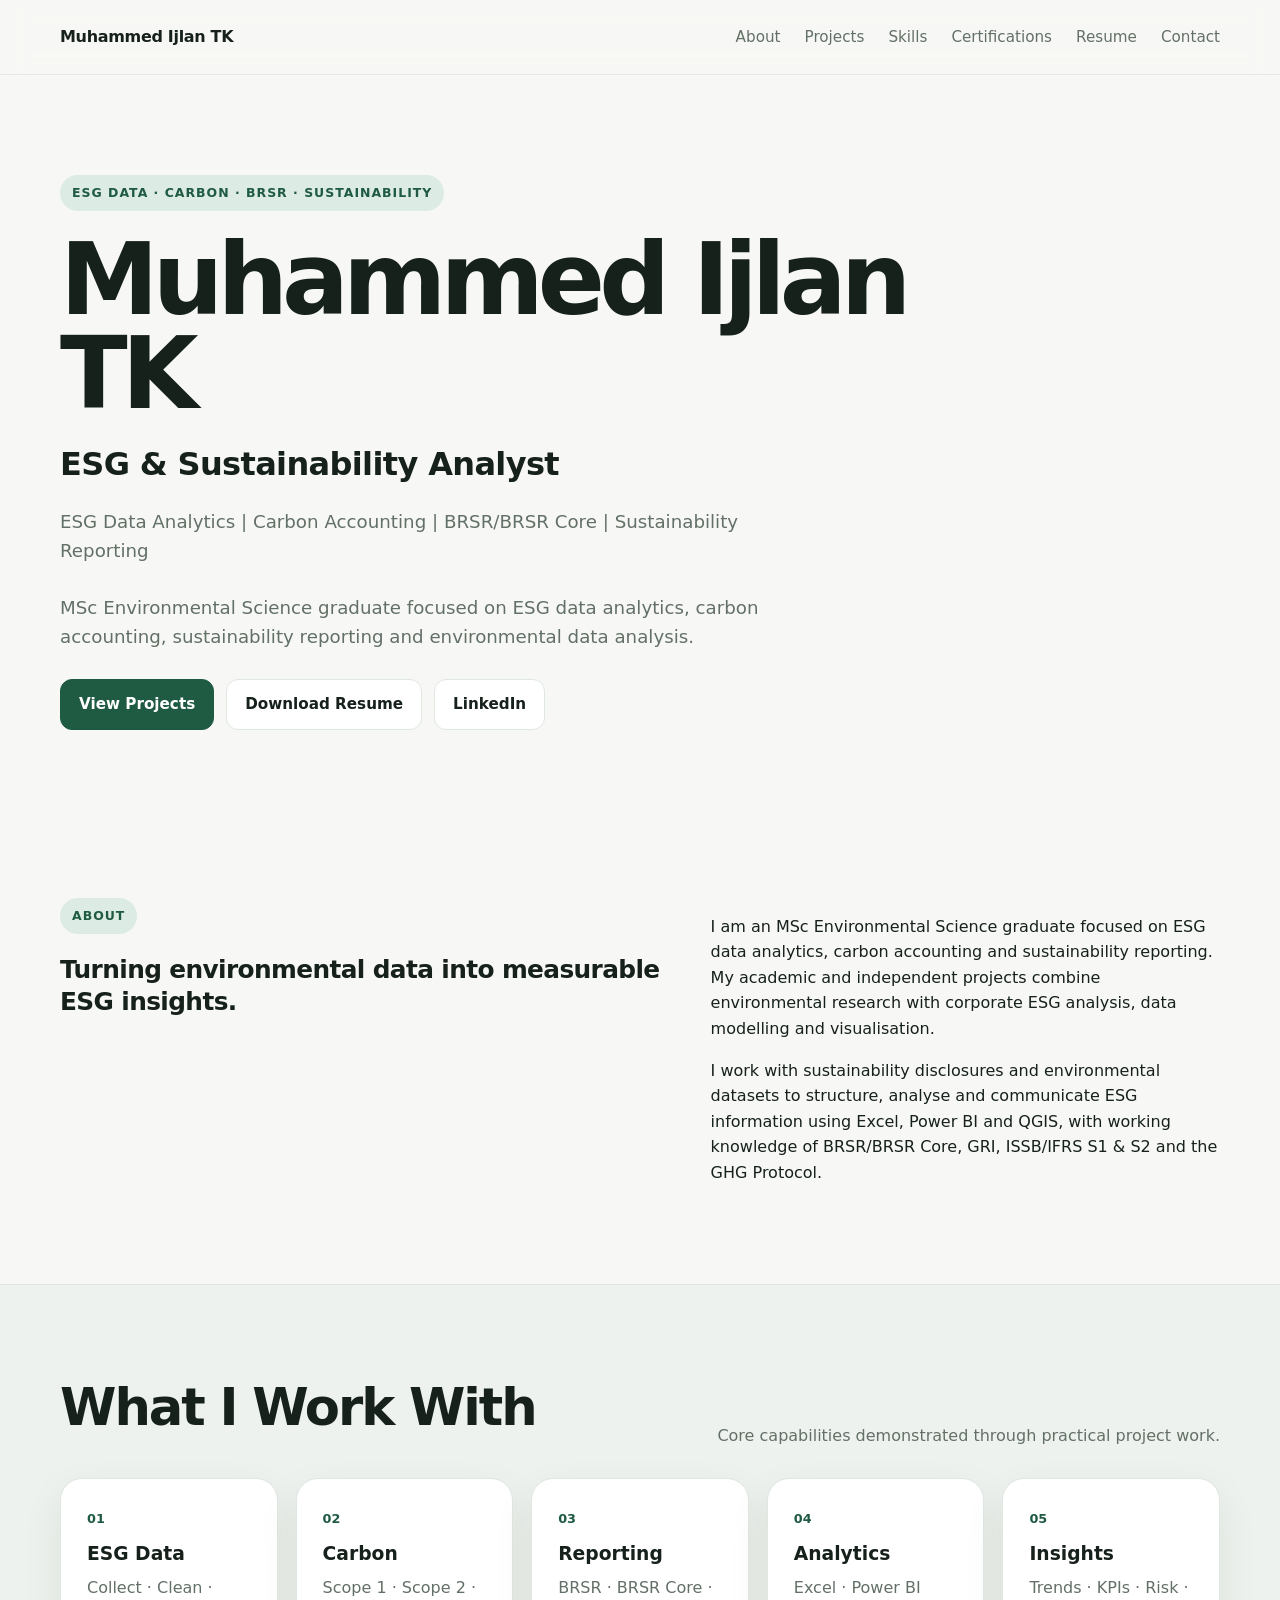
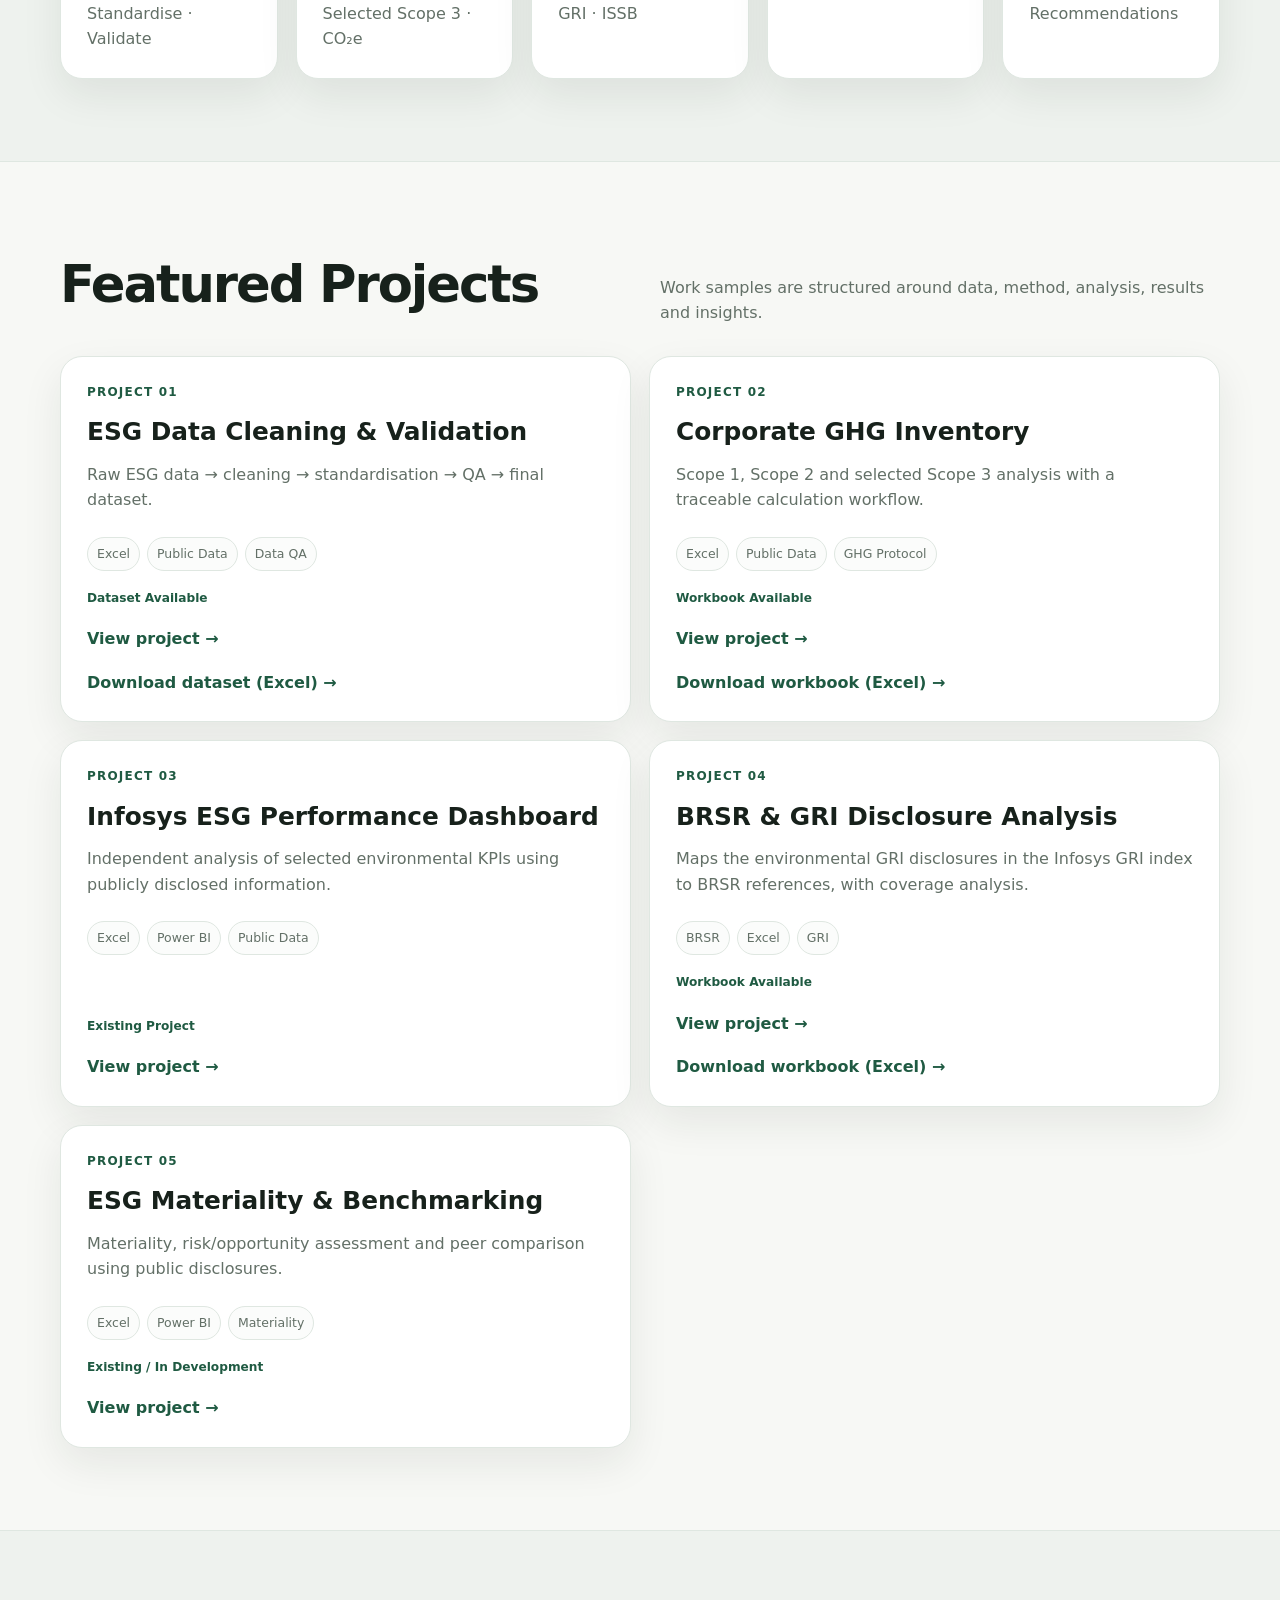
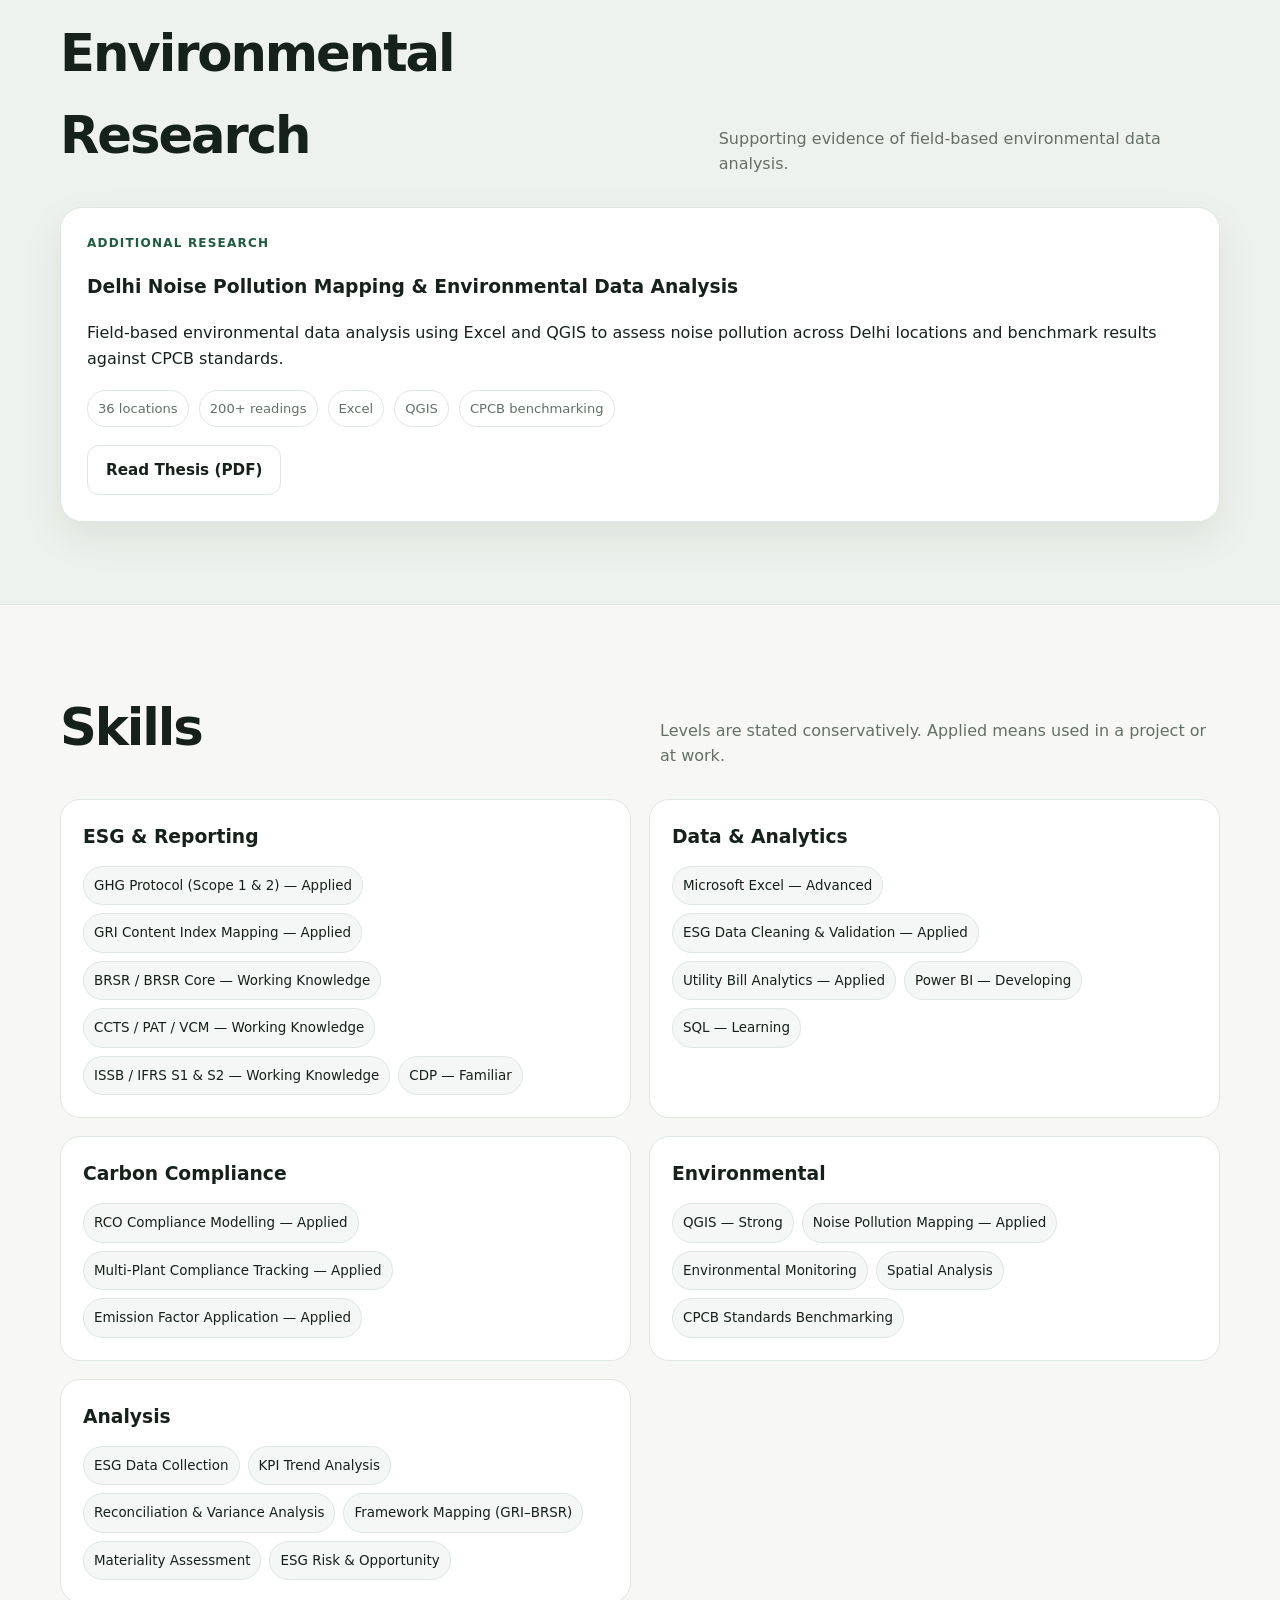
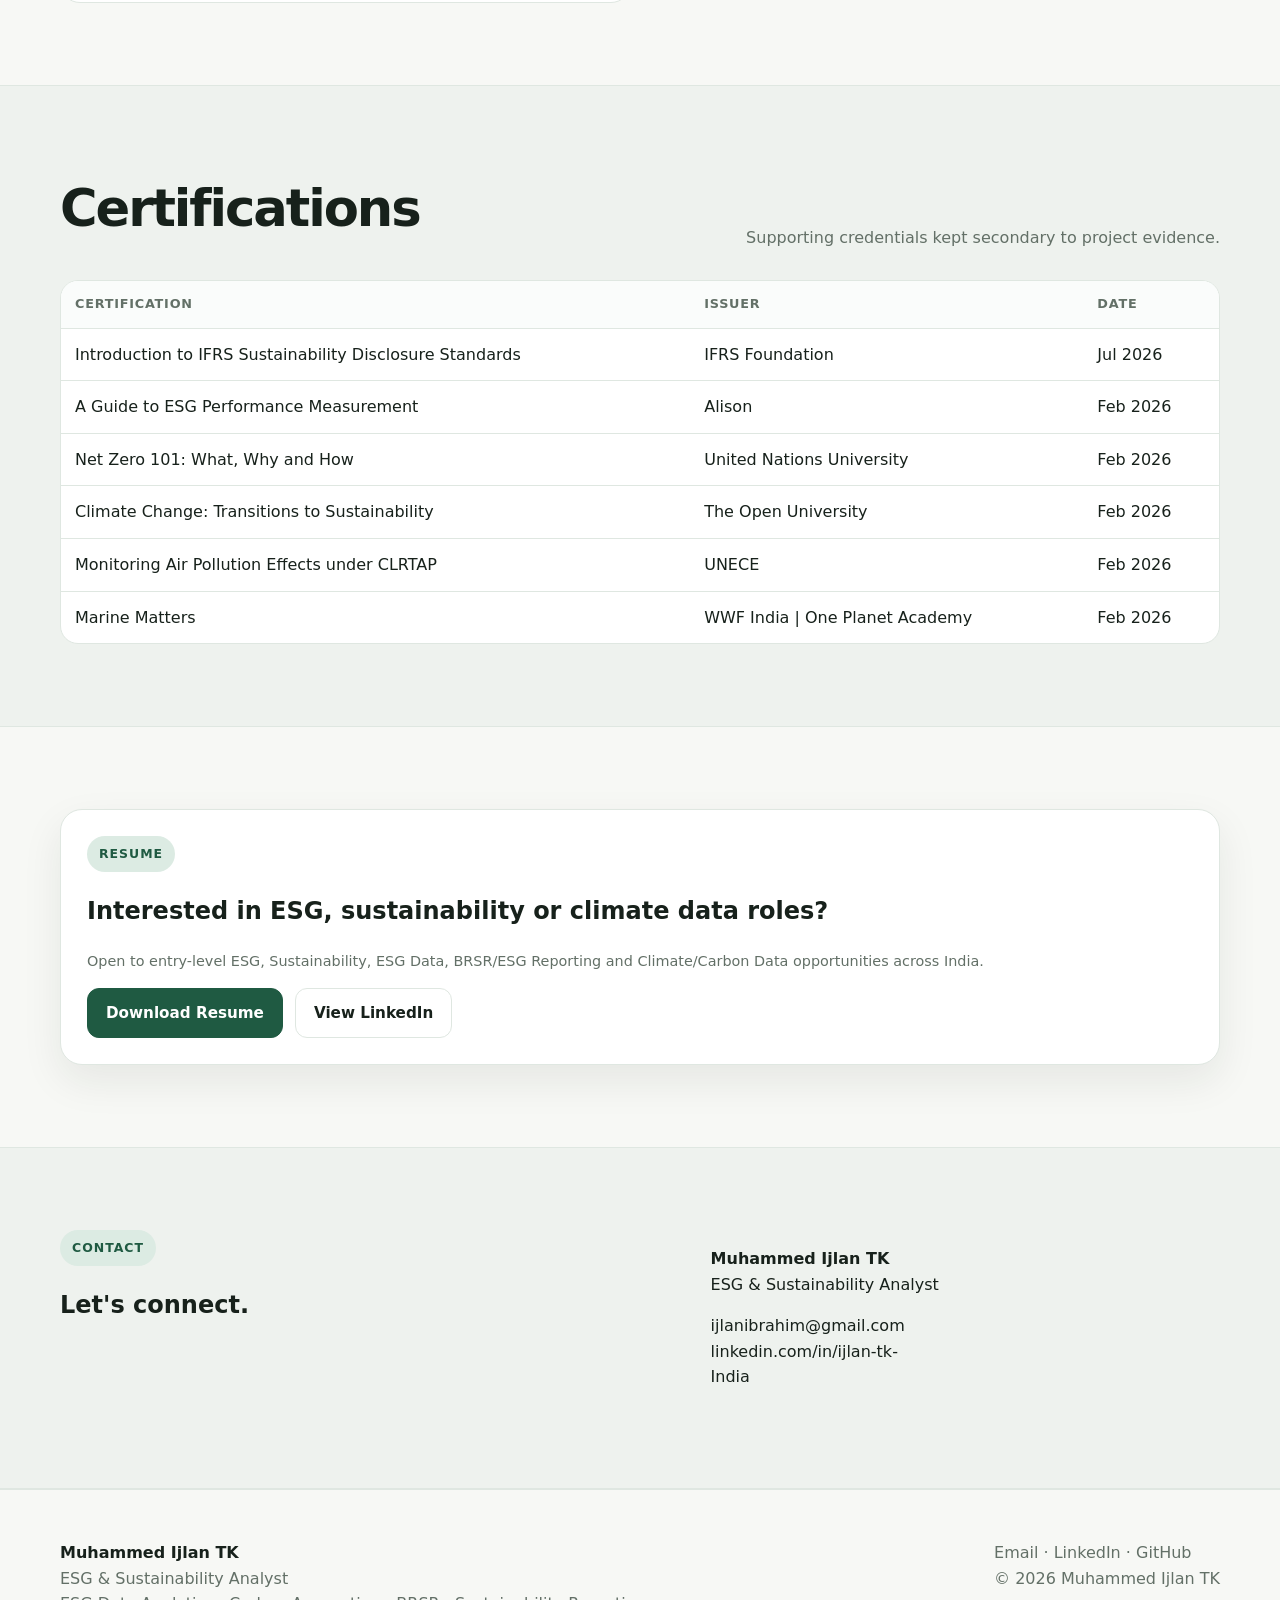
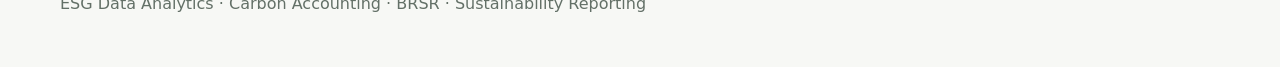
<file: index.html>
<!doctype html><html lang="en"><head>
<meta charset="utf-8"><meta name="viewport" content="width=device-width, initial-scale=1">
<title>Muhammed Ijlan TK — ESG &amp; Sustainability Analyst</title>
<meta name="description" content="ESG & Sustainability Analyst portfolio focused on ESG data analytics, carbon accounting, BRSR, sustainability reporting, Excel, Power BI and environmental analytics.">
<meta property="og:title" content="Muhammed Ijlan TK — ESG &amp; Sustainability Analyst">
<meta property="og:description" content="ESG Data Analytics · Carbon Accounting · BRSR · Sustainability Reporting">
<link rel="icon" href="favicon.svg"><link rel="stylesheet" href="style.css"></head><body>
<header class="nav"><div class="container nav-inner">
<a class="brand" href="index.html">Muhammed Ijlan TK</a>
<button class="menu-btn" aria-label="Open menu">☰</button>
<nav class="nav-links">
<a href="index.html#about">About</a><a href="index.html#projects">Projects</a>
<a href="index.html#skills">Skills</a><a href="index.html#certifications">Certifications</a>
<a href="index.html#resume">Resume</a><a href="index.html#contact">Contact</a>
</nav></div></header><main>
<section class="hero"><div class="container">
<span class="eyebrow">ESG Data · Carbon · BRSR · Sustainability</span>
<h1>Muhammed Ijlan TK</h1><h2>ESG &amp; Sustainability Analyst</h2>
<p>ESG Data Analytics | Carbon Accounting | BRSR/BRSR Core | Sustainability Reporting</p>
<p class="small">MSc Environmental Science graduate focused on ESG data analytics, carbon accounting, sustainability reporting and environmental data analysis.</p>
<div class="actions"><a class="btn primary" href="#projects">View Projects</a>
<a class="btn secondary" href="resume.pdf" target="_blank">Download Resume</a>
<a class="btn secondary" href="https://www.linkedin.com/in/ijlan-tk-" target="_blank" rel="noreferrer">LinkedIn</a></div>
</div></section>

<section class="section" id="about"><div class="container split">
<div><span class="eyebrow">About</span><h2 class="quote">Turning environmental data into measurable ESG insights.</h2></div>
<div><p>I am an MSc Environmental Science graduate focused on ESG data analytics, carbon accounting and sustainability reporting. My academic and independent projects combine environmental research with corporate ESG analysis, data modelling and visualisation.</p>
<p>I work with sustainability disclosures and environmental datasets to structure, analyse and communicate ESG information using Excel, Power BI and QGIS, with working knowledge of BRSR/BRSR Core, GRI, ISSB/IFRS S1 &amp; S2 and the GHG Protocol.</p></div>
</div></section>

<section class="section alt"><div class="container"><div class="section-head"><h2>What I Work With</h2>
<p>Core capabilities demonstrated through practical project work.</p></div>
<div class="grid grid-5">
<div class="card capability"><span class="num">01</span><h3>ESG Data</h3><p>Collect · Clean · Standardise · Validate</p></div>
<div class="card capability"><span class="num">02</span><h3>Carbon</h3><p>Scope 1 · Scope 2 · Selected Scope 3 · CO₂e</p></div>
<div class="card capability"><span class="num">03</span><h3>Reporting</h3><p>BRSR · BRSR Core · GRI · ISSB</p></div>
<div class="card capability"><span class="num">04</span><h3>Analytics</h3><p>Excel · Power BI</p></div>
<div class="card capability"><span class="num">05</span><h3>Insights</h3><p>Trends · KPIs · Risk · Recommendations</p></div>
</div></div></section>

<section class="section" id="projects"><div class="container"><div class="section-head"><h2>Featured Projects</h2>
<p>Work samples are structured around data, method, analysis, results and insights.</p></div>
<div class="grid grid-2">
<article class="card project-card"><span class="project-num">Project 01</span><h3>ESG Data Cleaning &amp; Validation</h3><p>Raw ESG data → cleaning → standardisation → QA → final dataset.</p>
<div class="tags"><span class="tag">Excel</span><span class="tag">Public Data</span><span class="tag">Data QA</span></div><span class="status">Dataset Available
</span>
<a class="card-link" href="data-cleaning.html">View project →</a>
<a class="card-link" href="Infosys_ESG_Data_Cleaned_FY2025.xlsx" target="_blank">Download dataset (Excel) →</a></article>
<article class="card project-card"><span class="project-num">Project 02</span><h3>Corporate GHG Inventory</h3><p>Scope 1, Scope 2 and selected Scope 3 analysis with a traceable calculation workflow.</p>
<div class="tags"><span class="tag">Excel</span><span class="tag">Public Data</span><span class="tag">GHG Protocol</span></div><span class="status">Workbook Available</span>
<a class="card-link" href="ghg-inventory.html">View project →</a><a class="card-link" href="Infosys%20GHG%20Inventory%20FY2025.xlsx" target="_blank">Download workbook (Excel) →</a></article>
<article class="card project-card"><span class="project-num">Project 03</span><h3>Infosys ESG Performance Dashboard</h3><p>Independent analysis of selected environmental KPIs using publicly disclosed information.</p>
<div class="tags"><span class="tag">Excel</span><span class="tag">Power BI</span><span class="tag">Public Data</span></div><span class="status">Existing Project</span>
<a class="card-link" href="infosys-dashboard.html">View project →</a></article>
<article class="card project-card"><span class="project-num">Project 04</span><h3>BRSR &amp; GRI Disclosure Analysis</h3><p>Maps the environmental GRI disclosures in the Infosys GRI index to BRSR references, with coverage analysis.</p>
<div class="tags"><span class="tag">BRSR</span><span class="tag">Excel</span><span class="tag">GRI</span></div><span class="status">Workbook Available</span>
<a class="card-link" href="brsr-gri-analysis.html">View project →</a><a class="card-link" href="Infosys-BRSR-GRI-Mapping-FY2025.xlsx" target="_blank">Download workbook (Excel) →</a></article>
<article class="card project-card"><span class="project-num">Project 05</span><h3>ESG Materiality &amp; Benchmarking</h3><p>Materiality, risk/opportunity assessment and peer comparison using public disclosures.</p>
<div class="tags"><span class="tag">Excel</span><span class="tag">Power BI</span><span class="tag">Materiality</span></div><span class="status">Existing / In Development</span>
<a class="card-link" href="materiality-benchmarking.html">View project →</a></article>
</div></div></section>

<section class="section alt"><div class="container"><div class="section-head"><h2>Environmental Research</h2>
<p>Supporting evidence of field-based environmental data analysis.</p></div>
<div class="card"><div class="project-num">Additional Research</div>
<h3>Delhi Noise Pollution Mapping &amp; Environmental Data Analysis</h3>
<p>Field-based environmental data analysis using Excel and QGIS to assess noise pollution across Delhi locations and benchmark results against CPCB standards.</p>
<div class="meta"><span>36 locations</span><span>200+ readings</span><span>Excel</span><span>QGIS</span><span>CPCB benchmarking</span></div>
<div class="actions"><a class="btn secondary" href="M.ijlan%20Noise%20polllution%20Mapping.pdf" target="_blank">Read Thesis (PDF)</a></div></div>
</div></section>

<section class="section" id="skills"><div class="container"><div class="section-head"><h2>Skills</h2>
<p>Levels are stated conservatively. Applied means used in a project or at work.</p></div>
<div class="grid grid-2">
<div class="skill-group"><h3>ESG &amp; Reporting</h3><div class="skill-list"><span>GHG Protocol (Scope 1 &amp; 2) — Applied</span><span>GRI Content Index Mapping — Applied</span><span>BRSR / BRSR Core — Working Knowledge</span><span>CCTS / PAT / VCM — Working Knowledge</span><span>ISSB / IFRS S1 &amp; S2 — Working Knowledge</span><span>CDP — Familiar</span></div></div>
<div class="skill-group"><h3>Data &amp; Analytics</h3><div class="skill-list"><span>Microsoft Excel — Advanced</span><span>ESG Data Cleaning &amp; Validation — Applied</span><span>Utility Bill Analytics — Applied</span><span>Power BI — Developing</span><span>SQL — Learning</span></div></div>
<div class="skill-group"><h3>Carbon Compliance</h3><div class="skill-list"><span>RCO Compliance Modelling — Applied</span><span>Multi-Plant Compliance Tracking — Applied</span><span>Emission Factor Application — Applied</span></div></div>
<div class="skill-group"><h3>Environmental</h3><div class="skill-list"><span>QGIS — Strong</span><span>Noise Pollution Mapping — Applied</span><span>Environmental Monitoring</span><span>Spatial Analysis</span><span>CPCB Standards Benchmarking</span></div></div>
<div class="skill-group"><h3>Analysis</h3><div class="skill-list"><span>ESG Data Collection</span><span>KPI Trend Analysis</span><span>Reconciliation &amp; Variance Analysis</span><span>Framework Mapping (GRI–BRSR)</span><span>Materiality Assessment</span><span>ESG Risk &amp; Opportunity</span></div></div>
</div></div></section>

<section class="section alt" id="certifications"><div class="container"><div class="section-head"><h2>Certifications</h2>
<p>Supporting credentials kept secondary to project evidence.</p></div>
<div class="table-wrap"><table><thead><tr><th>Certification</th><th>Issuer</th><th>Date</th></tr></thead><tbody>
<tr><td>Introduction to IFRS Sustainability Disclosure Standards</td><td>IFRS Foundation</td><td>Jul 2026</td></tr>
<tr><td>A Guide to ESG Performance Measurement</td><td>Alison</td><td>Feb 2026</td></tr>
<tr><td>Net Zero 101: What, Why and How</td><td>United Nations University</td><td>Feb 2026</td></tr>
<tr><td>Climate Change: Transitions to Sustainability</td><td>The Open University</td><td>Feb 2026</td></tr>
<tr><td>Monitoring Air Pollution Effects under CLRTAP</td><td>UNECE</td><td>Feb 2026</td></tr>
<tr><td>Marine Matters</td><td>WWF India | One Planet Academy</td><td>Feb 2026</td></tr>
</tbody></table></div></div></section>

<section class="section" id="resume"><div class="container"><div class="card"><span class="eyebrow">Resume</span>
<h2>Interested in ESG, sustainability or climate data roles?</h2>
<p class="small">Open to entry-level ESG, Sustainability, ESG Data, BRSR/ESG Reporting and Climate/Carbon Data opportunities across India.</p>
<div class="actions"><a class="btn primary" href="resume.pdf" target="_blank">Download Resume</a>
<a class="btn secondary" href="https://www.linkedin.com/in/ijlan-tk-" target="_blank" rel="noreferrer">View LinkedIn</a></div>
</div></div></section>

<section class="section alt" id="contact"><div class="container split">
<div><span class="eyebrow">Contact</span><h2>Let's connect.</h2></div>
<div><p><strong>Muhammed Ijlan TK</strong><br>ESG &amp; Sustainability Analyst</p>
<p><a href="mailto:ijlanibrahim@gmail.com">ijlanibrahim@gmail.com</a><br>
<a href="https://www.linkedin.com/in/ijlan-tk-" target="_blank" rel="noreferrer">linkedin.com/in/ijlan-tk-</a><br>India</p></div>
</div></section>
</main><footer class="footer"><div class="container footer-inner">
<div><strong>Muhammed Ijlan TK</strong><p>ESG &amp; Sustainability Analyst</p>
<p>ESG Data Analytics · Carbon Accounting · BRSR · Sustainability Reporting</p></div>
<div><p><a href="mailto:ijlanibrahim@gmail.com">Email</a> ·
<a href="https://www.linkedin.com/in/ijlan-tk-" target="_blank" rel="noreferrer">LinkedIn</a> ·
<a href="https://github.com/Muhammed-ijlantk-tech" target="_blank" rel="noreferrer" aria-label="GitHub">GitHub</a></p><p>© 2026 Muhammed Ijlan TK</p></div>
</div></footer><script src="script.js"></script></body></html>
</file>
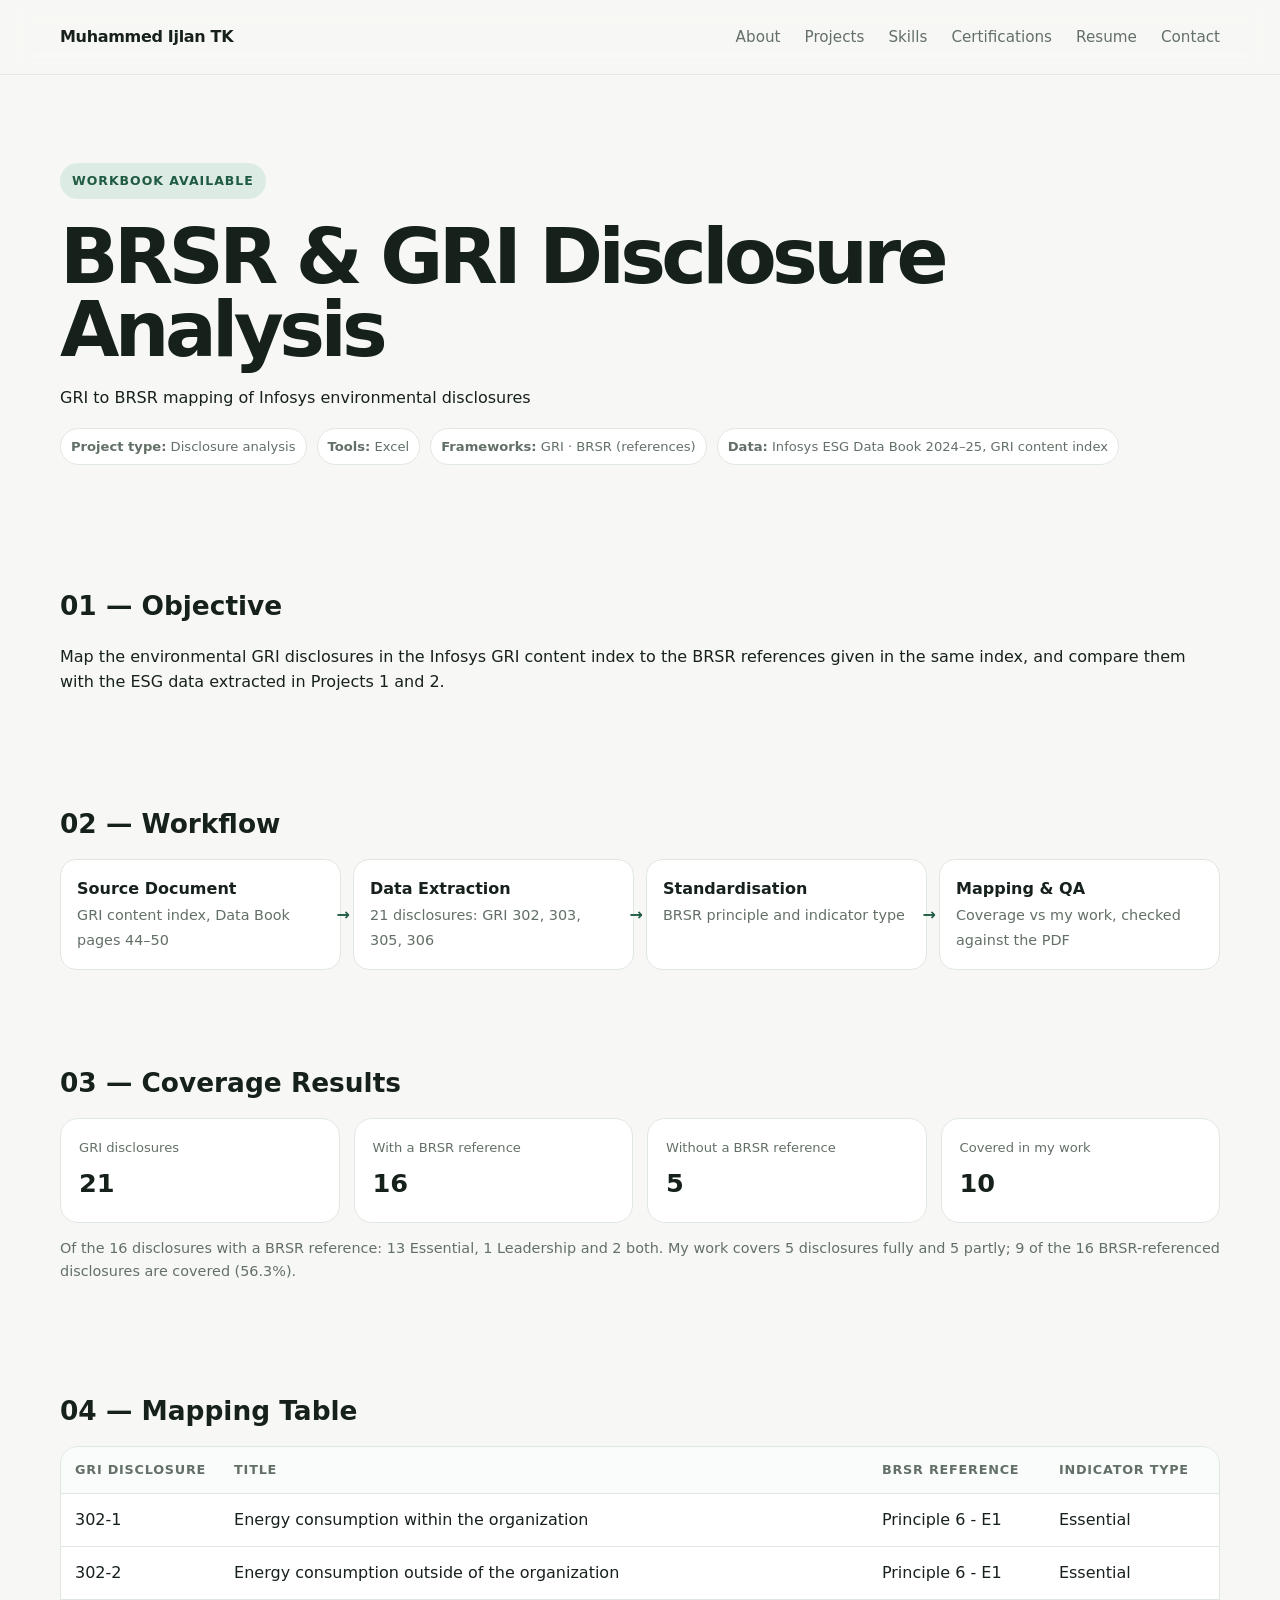
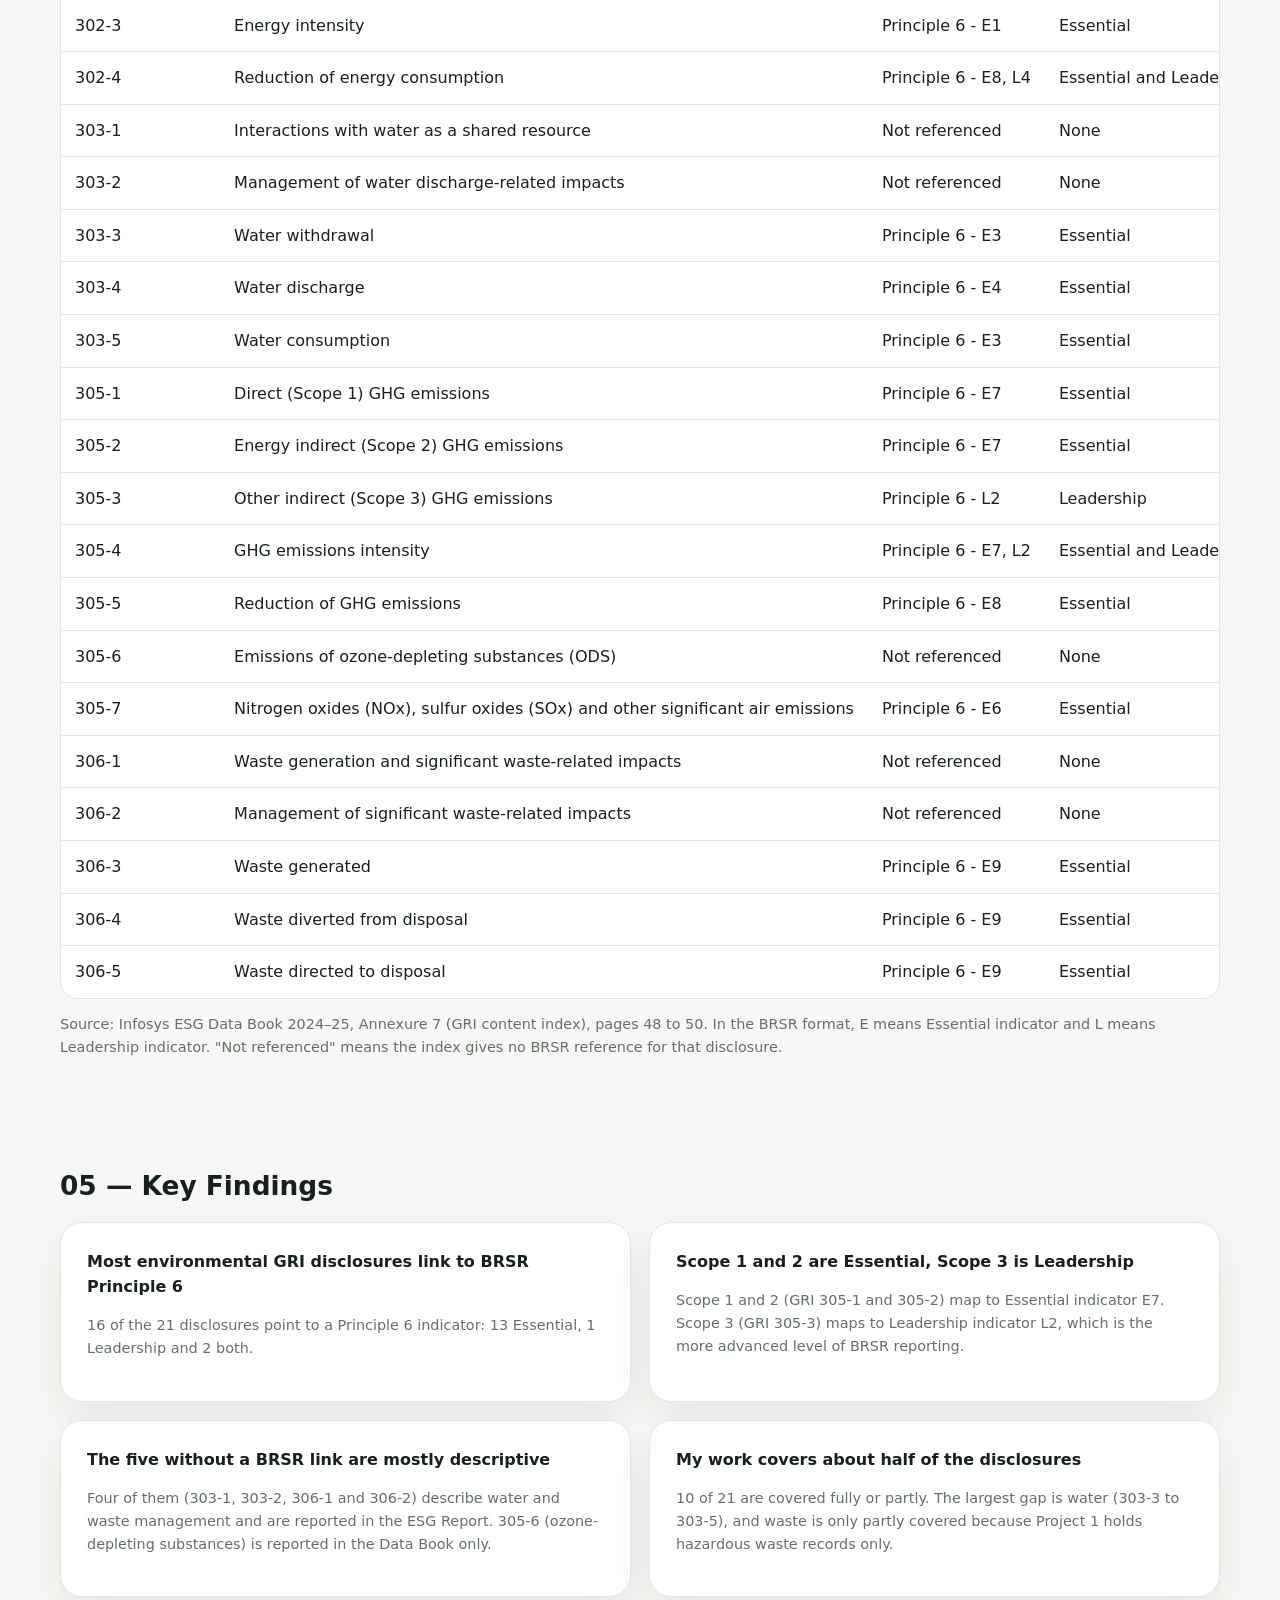
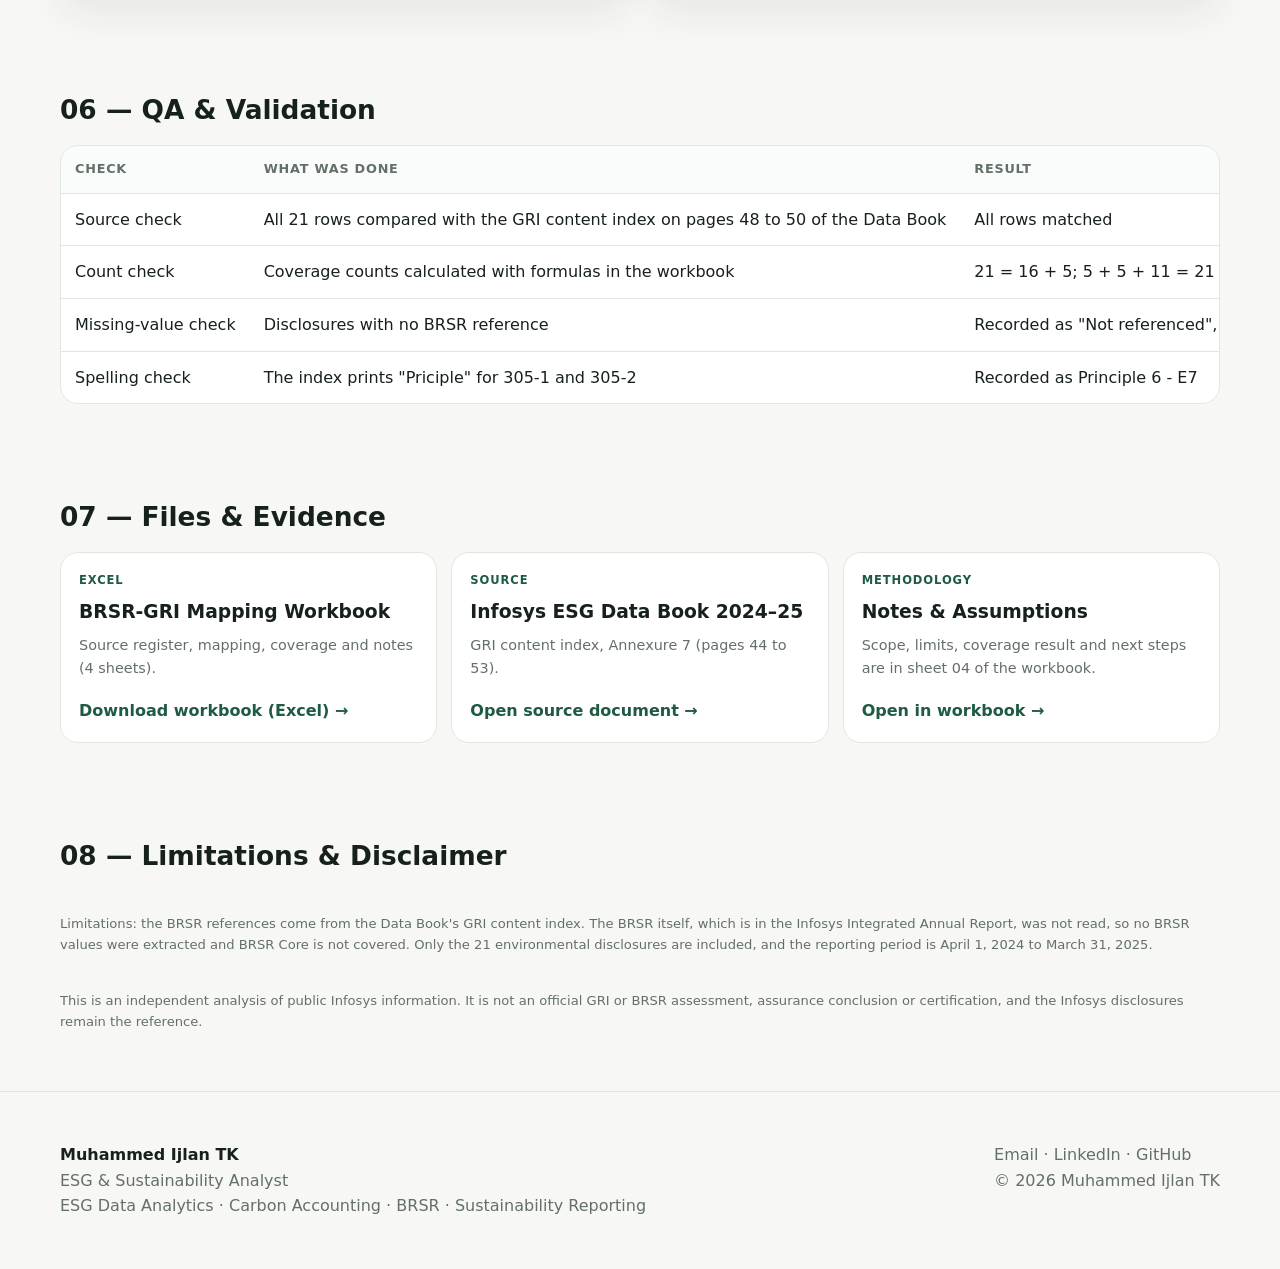
<file: brsr-gri-analysis.html>
<!doctype html>
<html lang="en">
<head>
<meta charset="utf-8">
<meta name="viewport" content="width=device-width, initial-scale=1">
<title>BRSR &amp; GRI Disclosure Analysis — Muhammed Ijlan TK</title>
<meta name="description" content="GRI to BRSR mapping of Infosys environmental disclosures">
<link rel="stylesheet" href="style.css">
</head>
<body>

<header class="nav">
  <div class="container nav-inner">
    <a class="brand" href="index.html">Muhammed Ijlan TK</a>
    <button class="menu-btn" aria-label="Open menu">☰</button>
    <nav class="nav-links">
      <a href="index.html#about">About</a>
      <a href="index.html#projects">Projects</a>
      <a href="index.html#skills">Skills</a>
      <a href="index.html#certifications">Certifications</a>
      <a href="index.html#resume">Resume</a>
      <a href="index.html#contact">Contact</a>
    </nav>
  </div>
</header>

<main>
<section class="project-hero">
  <div class="container">
    <span class="eyebrow">Workbook Available</span>
    <h1>BRSR &amp; GRI Disclosure Analysis</h1>
    <p class="hero-desc">GRI to BRSR mapping of Infosys environmental disclosures</p>
    <div class="meta"><span><strong>Project type:</strong> Disclosure analysis</span><span><strong>Tools:</strong> Excel</span><span><strong>Frameworks:</strong> GRI · BRSR (references)</span><span><strong>Data:</strong> Infosys ESG Data Book 2024–25, GRI content index</span></div>
  </div>
</section>

<section class="project-section"><div class="container"><h2>01 — Objective</h2><p>Map the environmental GRI disclosures in the Infosys GRI content index to the BRSR references given in the same index, and compare them with the ESG data extracted in Projects 1 and 2.</p></div></section>

<section class="project-section"><div class="container"><h2>02 — Workflow</h2><div class="workflow"><div class="step"><b>Source Document</b><span class="small">GRI content index, Data Book pages 44–50</span></div><div class="step"><b>Data Extraction</b><span class="small">21 disclosures: GRI 302, 303, 305, 306</span></div><div class="step"><b>Standardisation</b><span class="small">BRSR principle and indicator type</span></div><div class="step"><b>Mapping &amp; QA</b><span class="small">Coverage vs my work, checked against the PDF</span></div></div></div></section>

<section class="project-section"><div class="container"><h2>03 — Coverage Results</h2><div class="kpis"><div class="kpi"><div class="label">GRI disclosures</div><div class="value">21</div></div><div class="kpi"><div class="label">With a BRSR reference</div><div class="value">16</div></div><div class="kpi"><div class="label">Without a BRSR reference</div><div class="value">5</div></div><div class="kpi"><div class="label">Covered in my work</div><div class="value">10</div></div></div>
<p class="small" style="margin-top:14px">Of the 16 disclosures with a BRSR reference: 13 Essential, 1 Leadership and 2 both. My work covers 5 disclosures fully and 5 partly; 9 of the 16 BRSR-referenced disclosures are covered (56.3%).</p></div></section>

<section class="project-section"><div class="container"><h2>04 — Mapping Table</h2><div class="table-wrap"><table><thead><tr><th>GRI Disclosure</th><th>Title</th><th>BRSR Reference</th><th>Indicator Type</th><th>Covered in My Work</th></tr></thead><tbody>
<tr><td>302-1</td><td>Energy consumption within the organization</td><td>Principle 6 - E1</td><td>Essential</td><td>Yes</td></tr>
<tr><td>302-2</td><td>Energy consumption outside of the organization</td><td>Principle 6 - E1</td><td>Essential</td><td>No</td></tr>
<tr><td>302-3</td><td>Energy intensity</td><td>Principle 6 - E1</td><td>Essential</td><td>Partial</td></tr>
<tr><td>302-4</td><td>Reduction of energy consumption</td><td>Principle 6 - E8, L4</td><td>Essential and Leadership</td><td>No</td></tr>
<tr><td>303-1</td><td>Interactions with water as a shared resource</td><td>Not referenced</td><td>None</td><td>No</td></tr>
<tr><td>303-2</td><td>Management of water discharge-related impacts</td><td>Not referenced</td><td>None</td><td>No</td></tr>
<tr><td>303-3</td><td>Water withdrawal</td><td>Principle 6 - E3</td><td>Essential</td><td>No</td></tr>
<tr><td>303-4</td><td>Water discharge</td><td>Principle 6 - E4</td><td>Essential</td><td>No</td></tr>
<tr><td>303-5</td><td>Water consumption</td><td>Principle 6 - E3</td><td>Essential</td><td>No</td></tr>
<tr><td>305-1</td><td>Direct (Scope 1) GHG emissions</td><td>Principle 6 - E7</td><td>Essential</td><td>Yes</td></tr>
<tr><td>305-2</td><td>Energy indirect (Scope 2) GHG emissions</td><td>Principle 6 - E7</td><td>Essential</td><td>Yes</td></tr>
<tr><td>305-3</td><td>Other indirect (Scope 3) GHG emissions</td><td>Principle 6 - L2</td><td>Leadership</td><td>Yes</td></tr>
<tr><td>305-4</td><td>GHG emissions intensity</td><td>Principle 6 - E7, L2</td><td>Essential and Leadership</td><td>Yes</td></tr>
<tr><td>305-5</td><td>Reduction of GHG emissions</td><td>Principle 6 - E8</td><td>Essential</td><td>No</td></tr>
<tr><td>305-6</td><td>Emissions of ozone-depleting substances (ODS)</td><td>Not referenced</td><td>None</td><td>Partial</td></tr>
<tr><td>305-7</td><td>Nitrogen oxides (NOx), sulfur oxides (SOx) and other significant air emissions</td><td>Principle 6 - E6</td><td>Essential</td><td>No</td></tr>
<tr><td>306-1</td><td>Waste generation and significant waste-related impacts</td><td>Not referenced</td><td>None</td><td>No</td></tr>
<tr><td>306-2</td><td>Management of significant waste-related impacts</td><td>Not referenced</td><td>None</td><td>No</td></tr>
<tr><td>306-3</td><td>Waste generated</td><td>Principle 6 - E9</td><td>Essential</td><td>Partial</td></tr>
<tr><td>306-4</td><td>Waste diverted from disposal</td><td>Principle 6 - E9</td><td>Essential</td><td>Partial</td></tr>
<tr><td>306-5</td><td>Waste directed to disposal</td><td>Principle 6 - E9</td><td>Essential</td><td>Partial</td></tr>
</tbody></table></div>
<p class="small" style="margin-top:14px">Source: Infosys ESG Data Book 2024–25, Annexure 7 (GRI content index), pages 48 to 50. In the BRSR format, E means Essential indicator and L means Leadership indicator. "Not referenced" means the index gives no BRSR reference for that disclosure.</p></div></section>

<section class="project-section"><div class="container"><h2>05 — Key Findings</h2><div class="grid grid-2">
<div class="card"><strong>Most environmental GRI disclosures link to BRSR Principle 6</strong><p class="small">16 of the 21 disclosures point to a Principle 6 indicator: 13 Essential, 1 Leadership and 2 both.</p></div>
<div class="card"><strong>Scope 1 and 2 are Essential, Scope 3 is Leadership</strong><p class="small">Scope 1 and 2 (GRI 305-1 and 305-2) map to Essential indicator E7. Scope 3 (GRI 305-3) maps to Leadership indicator L2, which is the more advanced level of BRSR reporting.</p></div>
<div class="card"><strong>The five without a BRSR link are mostly descriptive</strong><p class="small">Four of them (303-1, 303-2, 306-1 and 306-2) describe water and waste management and are reported in the ESG Report. 305-6 (ozone-depleting substances) is reported in the Data Book only.</p></div>
<div class="card"><strong>My work covers about half of the disclosures</strong><p class="small">10 of 21 are covered fully or partly. The largest gap is water (303-3 to 303-5), and waste is only partly covered because Project 1 holds hazardous waste records only.</p></div>
</div></div></section>

<section class="project-section"><div class="container"><h2>06 — QA &amp; Validation</h2><div class="table-wrap"><table><thead><tr><th>Check</th><th>What was done</th><th>Result</th></tr></thead><tbody>
<tr><td>Source check</td><td>All 21 rows compared with the GRI content index on pages 48 to 50 of the Data Book</td><td>All rows matched</td></tr>
<tr><td>Count check</td><td>Coverage counts calculated with formulas in the workbook</td><td>21 = 16 + 5; 5 + 5 + 11 = 21</td></tr>
<tr><td>Missing-value check</td><td>Disclosures with no BRSR reference</td><td>Recorded as "Not referenced", not left blank</td></tr>
<tr><td>Spelling check</td><td>The index prints "Priciple" for 305-1 and 305-2</td><td>Recorded as Principle 6 - E7</td></tr>
</tbody></table></div></div></section>

<section class="project-section"><div class="container"><h2>07 — Files &amp; Evidence</h2><div class="file-grid">
<div class="file-card"><div class="type">Excel</div><h3>BRSR-GRI Mapping Workbook</h3><p>Source register, mapping, coverage and notes (4 sheets).</p><div class="card-link"><a href="Infosys-BRSR-GRI-Mapping-FY2025.xlsx" target="_blank" style="color:inherit;text-decoration:none">Download workbook (Excel) →</a></div></div>
<div class="file-card"><div class="type">Source</div><h3>Infosys ESG Data Book 2024–25</h3><p>GRI content index, Annexure 7 (pages 44 to 53).</p><div class="card-link"><a href="https://www.infosys.com/sustainability/documents/infosys-esg-databook-2024-25.pdf" target="_blank" rel="noreferrer" style="color:inherit;text-decoration:none">Open source document →</a></div></div>
<div class="file-card"><div class="type">Methodology</div><h3>Notes &amp; Assumptions</h3><p>Scope, limits, coverage result and next steps are in sheet 04 of the workbook.</p><div class="card-link"><a href="Infosys-BRSR-GRI-Mapping-FY2025.xlsx" target="_blank" style="color:inherit;text-decoration:none">Open in workbook →</a></div></div>
</div></div></section>

<section class="project-section"><div class="container"><h2>08 — Limitations &amp; Disclaimer</h2>
<p class="disclaimer">Limitations: the BRSR references come from the Data Book's GRI content index. The BRSR itself, which is in the Infosys Integrated Annual Report, was not read, so no BRSR values were extracted and BRSR Core is not covered. Only the 21 environmental disclosures are included, and the reporting period is April 1, 2024 to March 31, 2025.</p>
<p class="disclaimer" style="margin-top:12px">This is an independent analysis of public Infosys information. It is not an official GRI or BRSR assessment, assurance conclusion or certification, and the Infosys disclosures remain the reference.</p></div></section>
</main>

<footer class="footer">
  <div class="container footer-inner">
    <div>
      <strong>Muhammed Ijlan TK</strong>
      <p>ESG &amp; Sustainability Analyst</p>
      <p>ESG Data Analytics · Carbon Accounting · BRSR · Sustainability Reporting</p>
    </div>
    <div>
      <p><a href="mailto:ijlanibrahim@gmail.com">Email</a> ·
      <a href="https://www.linkedin.com/in/ijlan-tk-" target="_blank" rel="noreferrer">LinkedIn</a> ·
      <a href="https://github.com/Muhammed-ijlantk-tech" target="_blank" rel="noreferrer" aria-label="GitHub">GitHub</a></p>
      <p>© 2026 Muhammed Ijlan TK</p>
    </div>
  </div>
</footer>

<script src="script.js"></script>
</body>
</html>
</file>
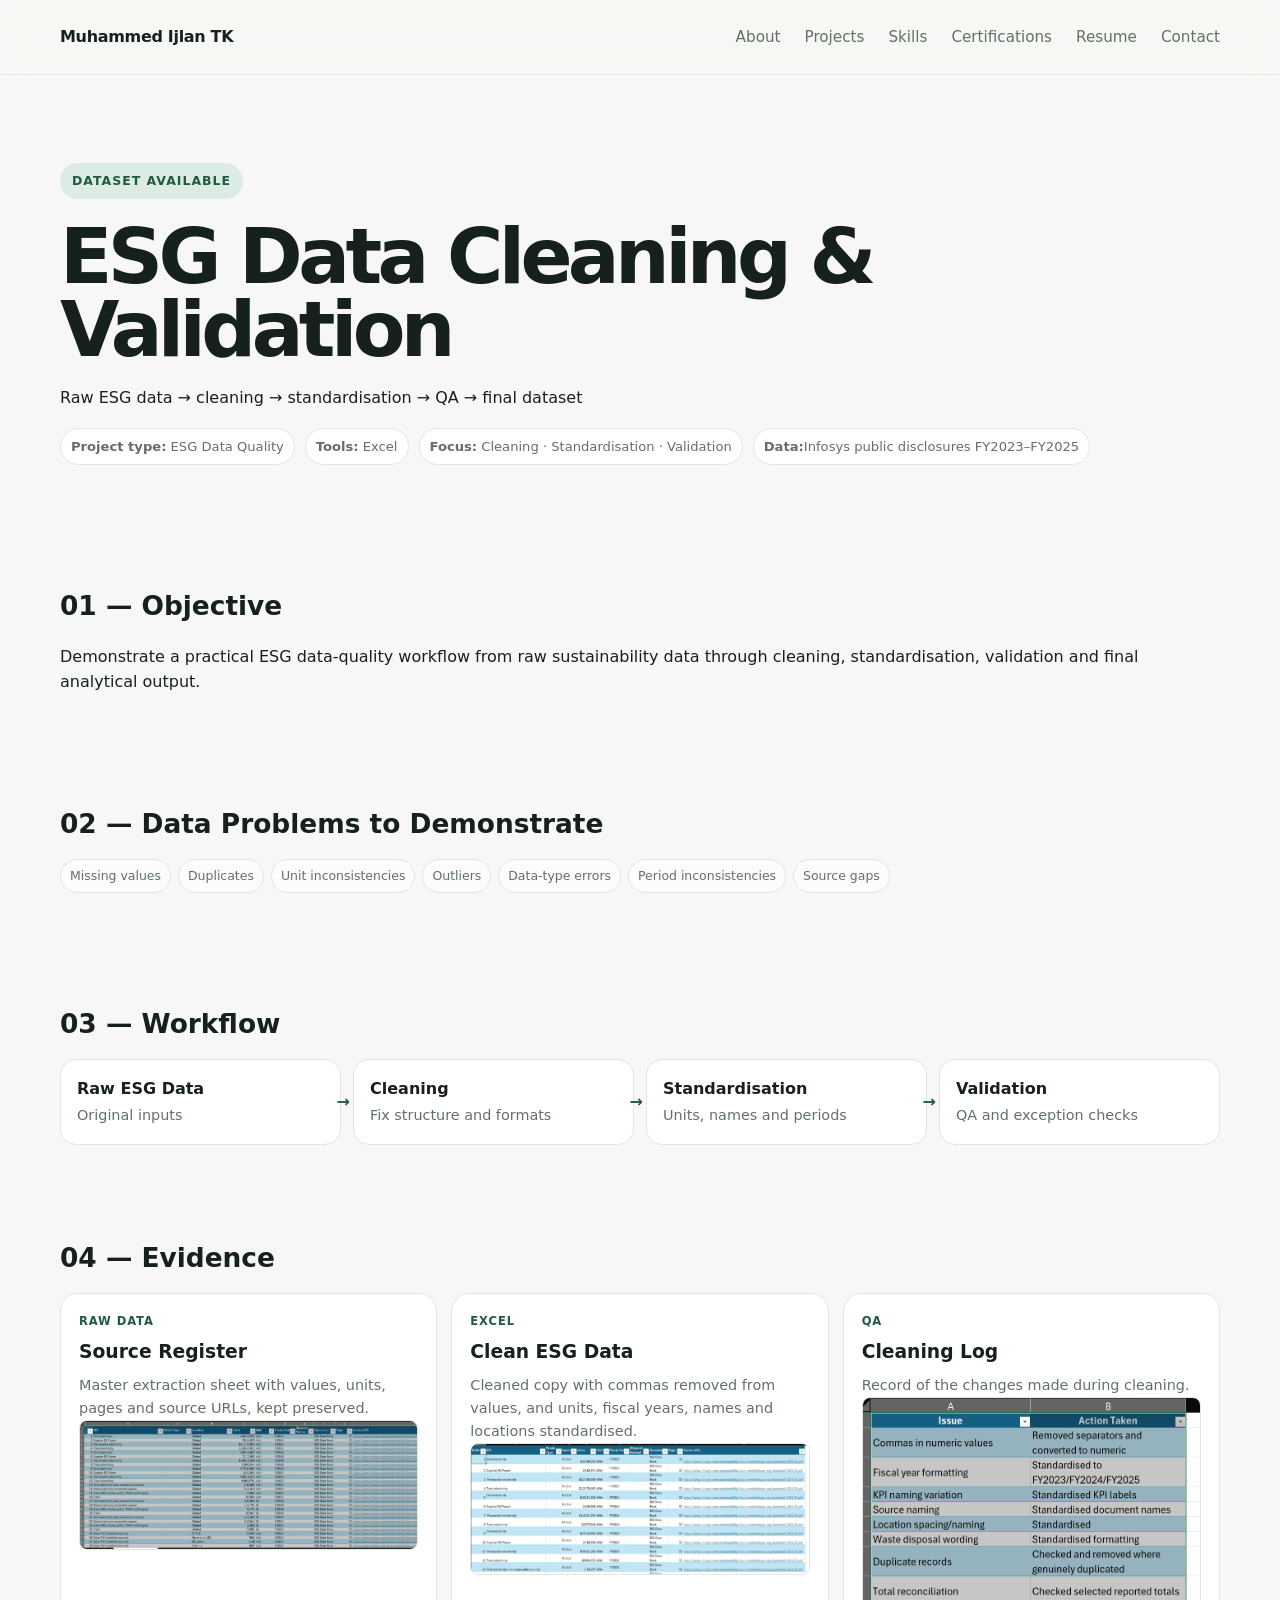
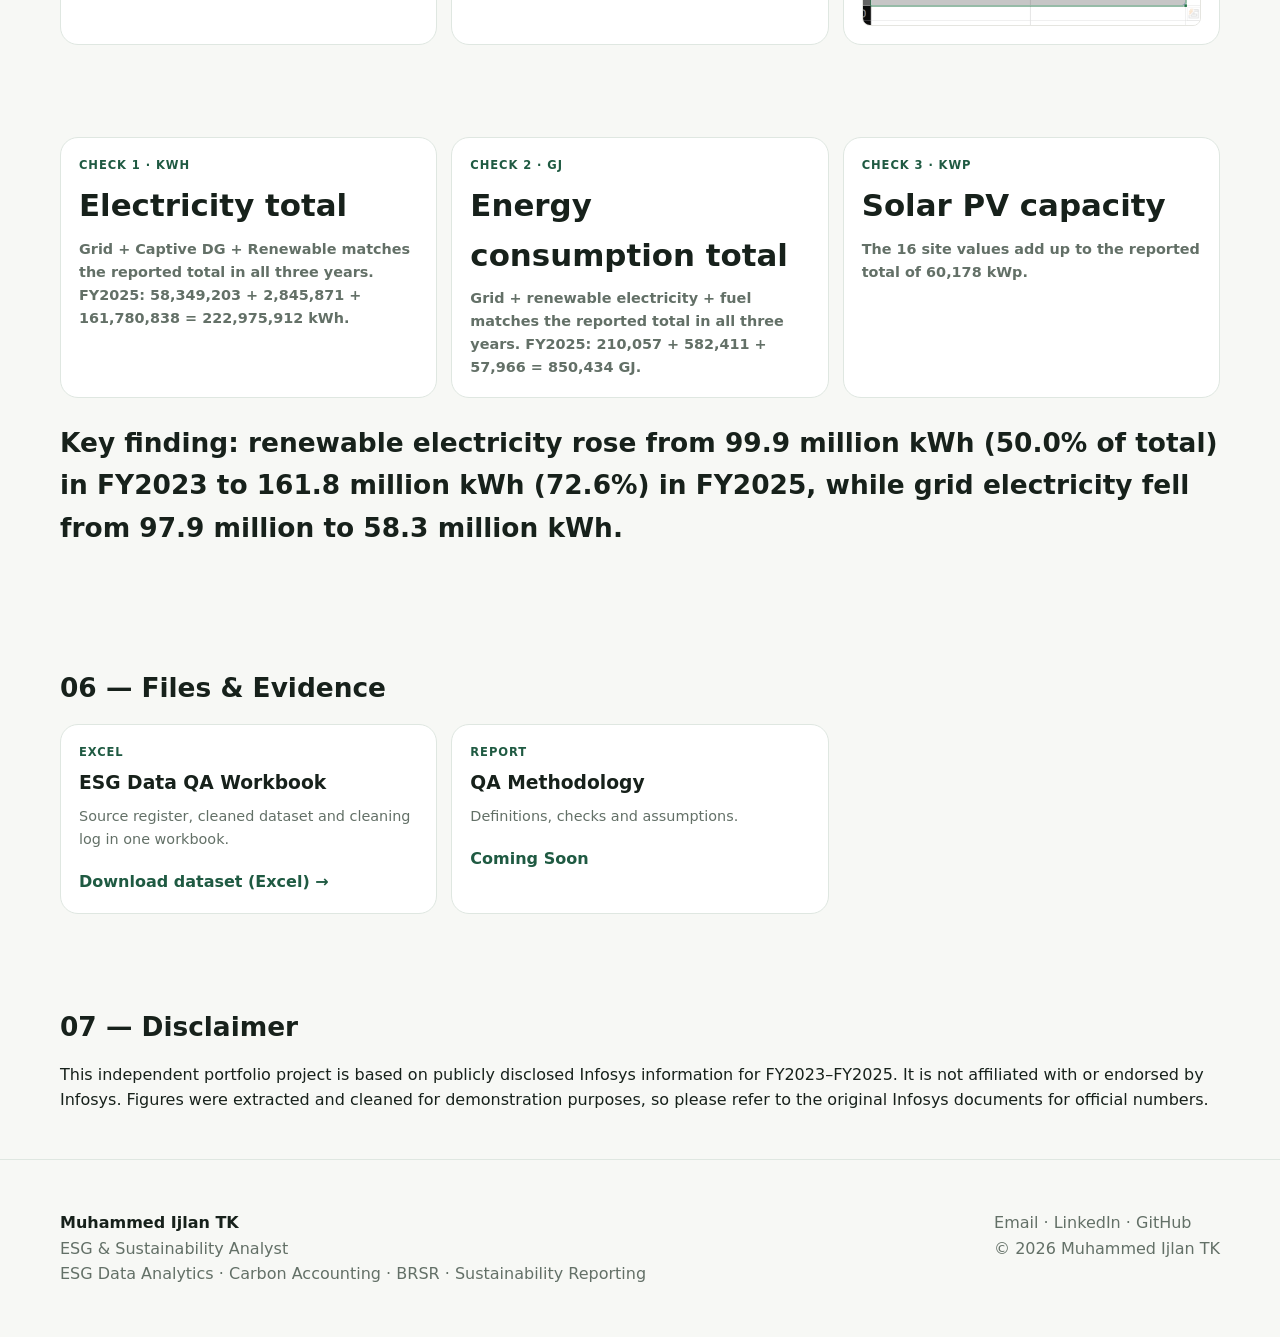
<file: data-cleaning.html>
<!doctype html>
<html lang="en">
<head>
<meta charset="utf-8">
<meta name="viewport" content="width=device-width, initial-scale=1">
<title>ESG Data Cleaning & Validation — Muhammed Ijlan TK</title>
<meta name="description" content="Raw ESG data → cleaning → standardisation → QA → final dataset">
<link rel="stylesheet" href="style.css">
</head>
<body>

<header class="nav">
  <div class="container nav-inner">
    <a class="brand" href="index.html">Muhammed Ijlan TK</a>
    <button class="menu-btn" aria-label="Open menu">☰</button>
    <nav class="nav-links">
      <a href="index.html#about">About</a>
      <a href="index.html#projects">Projects</a>
      <a href="index.html#skills">Skills</a>
      <a href="index.html#certifications">Certifications</a>
      <a href="index.html#resume">Resume</a>
      <a href="index.html#contact">Contact</a>
    </nav>
  </div>
</header>

<main>
<section class="project-hero">
  <div class="container">
    <span class="eyebrow">Dataset Available</span>
    <h1>ESG Data Cleaning & Validation</h1>
    <p class="hero-desc">Raw ESG data → cleaning → standardisation → QA → final dataset</p>
    <div class="meta"><span><strong>Project type:</strong> ESG Data Quality</span><span><strong>Tools:</strong> Excel </span><span><strong>Focus:</strong> Cleaning · Standardisation · Validation</span><span><strong>Data:</strong>Infosys public disclosures FY2023–FY2025
    </span></div>
  </div>
</section>
<section class="project-section"><div class="container"><h2>01 — Objective</h2><p>Demonstrate a practical ESG data-quality workflow from raw sustainability data through cleaning, standardisation, validation and final analytical output.</p></div></section><section class="project-section"><div class="container"><h2>02 — Data Problems to Demonstrate</h2><div class="tags"><span class="tag">Missing values</span><span class="tag">Duplicates</span><span class="tag">Unit inconsistencies</span><span class="tag">Outliers</span><span class="tag">Data-type errors</span><span class="tag">Period inconsistencies</span><span class="tag">Source gaps</span></div></div></section><section class="project-section"><div class="container"><h2>03 — Workflow</h2><div class="workflow"><div class="step"><b>Raw ESG Data</b><span class="small">Original inputs</span></div><div class="step"><b>Cleaning</b><span class="small">Fix structure and formats</span></div><div class="step"><b>Standardisation</b><span class="small">Units, names and periods</span></div><div class="step"><b>Validation</b><span class="small">QA and exception checks</span></div></div></div></section><section class="project-section"><div class="container"><h2>04 — Evidence</h2><div class="file-grid"><div class="file-card"><div class="type">Raw Data</div><h3>Source Register</h3><p>Master extraction sheet with values, units, pages and source URLs, kept preserved.</p><a href="evidence-source-register.png" target="_blank"><img src="evidence-source-register.png" alt="Source Register sheet from the Infosys ESG workbook" style="width:100%;border-radius:8px;border:1px solid #e5e5e0"></a></div><div class="file-card"><div class="type">Excel</div><h3>Clean ESG Data</h3><p>Cleaned copy with commas removed from values, and units, fiscal years, names and locations standardised.</p><a href="evidence-clean-data.png" target="_blank"><img src="evidence-clean-data.png" alt="Clean ESG Data sheet from the Infosys ESG workbook" style="width:100%;border-radius:8px;border:1px solid #e5e5e0"></a></div><div class="file-card"><div class="type">QA</div><h3>Cleaning Log</h3><p>Record of the changes made during cleaning.</p><a href="evidence-cleaning-log.png" target="_blank"><img src="evidence-cleaning-log.png" alt="Cleaning Log sheet from the Infosys ESG workbook" style="width:100%;border-radius:8px;border:1px solid #e5e5e0"></a></div></div></div></section><section class="project-section"><div class="container"><h2><div class="file-grid"><div class="file-card"><div class="type">Check 1 · kWh</div><h3>Electricity total</h3><p>Grid + Captive DG + Renewable matches the reported total in all three years. FY2025: 58,349,203 + 2,845,871 + 161,780,838 = 222,975,912 kWh.</p></div><div class="file-card"><div class="type">Check 2 · GJ</div><h3>Energy consumption total</h3><p>Grid + renewable electricity + fuel matches the reported total in all three years. FY2025: 210,057 + 582,411 + 57,966 = 850,434 GJ.</p></div><div class="file-card"><div class="type">Check 3 · kWp</div><h3>Solar PV capacity</h3><p>The 16 site values add up to the reported total of 60,178 kWp.</p></div></div><p style="margin-top:24px">Key finding: renewable electricity rose from 99.9 million kWh (50.0% of total) in FY2023 to 161.8 million kWh (72.6%) in FY2025, while grid electricity fell from 97.9 million to 58.3 million kWh.</p></span></div></div></div></section><section class="project-section"><div class="container"><h2>06 — Files & Evidence</h2><div class="file-grid"><div class="file-card"><div class="type">Excel</div><h3>ESG Data QA Workbook</h3><p>Source register, cleaned dataset and cleaning log in one workbook.</p><div class="card-link"><a href="Infosys_ESG_Data_Cleaned_FY2025.xlsx" target="_blank" style="color:inherit;text-decoration:none">Download dataset (Excel) →</a></div></div><div class="file-card"><div class="type">Report</div><h3>QA Methodology</h3><p>Definitions, checks and assumptions.</p><div class="card-link">Coming Soon</div></div></div></div></section><section class="project-section"><div class="container"><h2>07 — Disclaimer</h2>This independent portfolio project is based on publicly disclosed Infosys information for FY2023–FY2025. It is not affiliated with or endorsed by Infosys. Figures were extracted and cleaned for demonstration purposes, so please refer to the original Infosys documents for official numbers.</div></section>
</main>

<footer class="footer">
  <div class="container footer-inner">
    <div>
      <strong>Muhammed Ijlan TK</strong>
      <p>ESG &amp; Sustainability Analyst</p>
      <p>ESG Data Analytics · Carbon Accounting · BRSR · Sustainability Reporting</p>
    </div>
    <div>
      <p><a href="mailto:ijlanibrahim@gmail.com">Email</a> ·
      <a href="https://www.linkedin.com/in/ijlan-tk-" target="_blank" rel="noreferrer">LinkedIn</a> ·
      <a    href="https://github.com/Muhammed-ijlantk-tech" target="_blank" rel="noreferrer" aria-label="GitHub">GitHub</a></p>
      <p>© 2026 Muhammed Ijlan TK</p>
    </div>
  </div>
</footer>

<script src="script.js"></script>
</body>
</html>
</file>
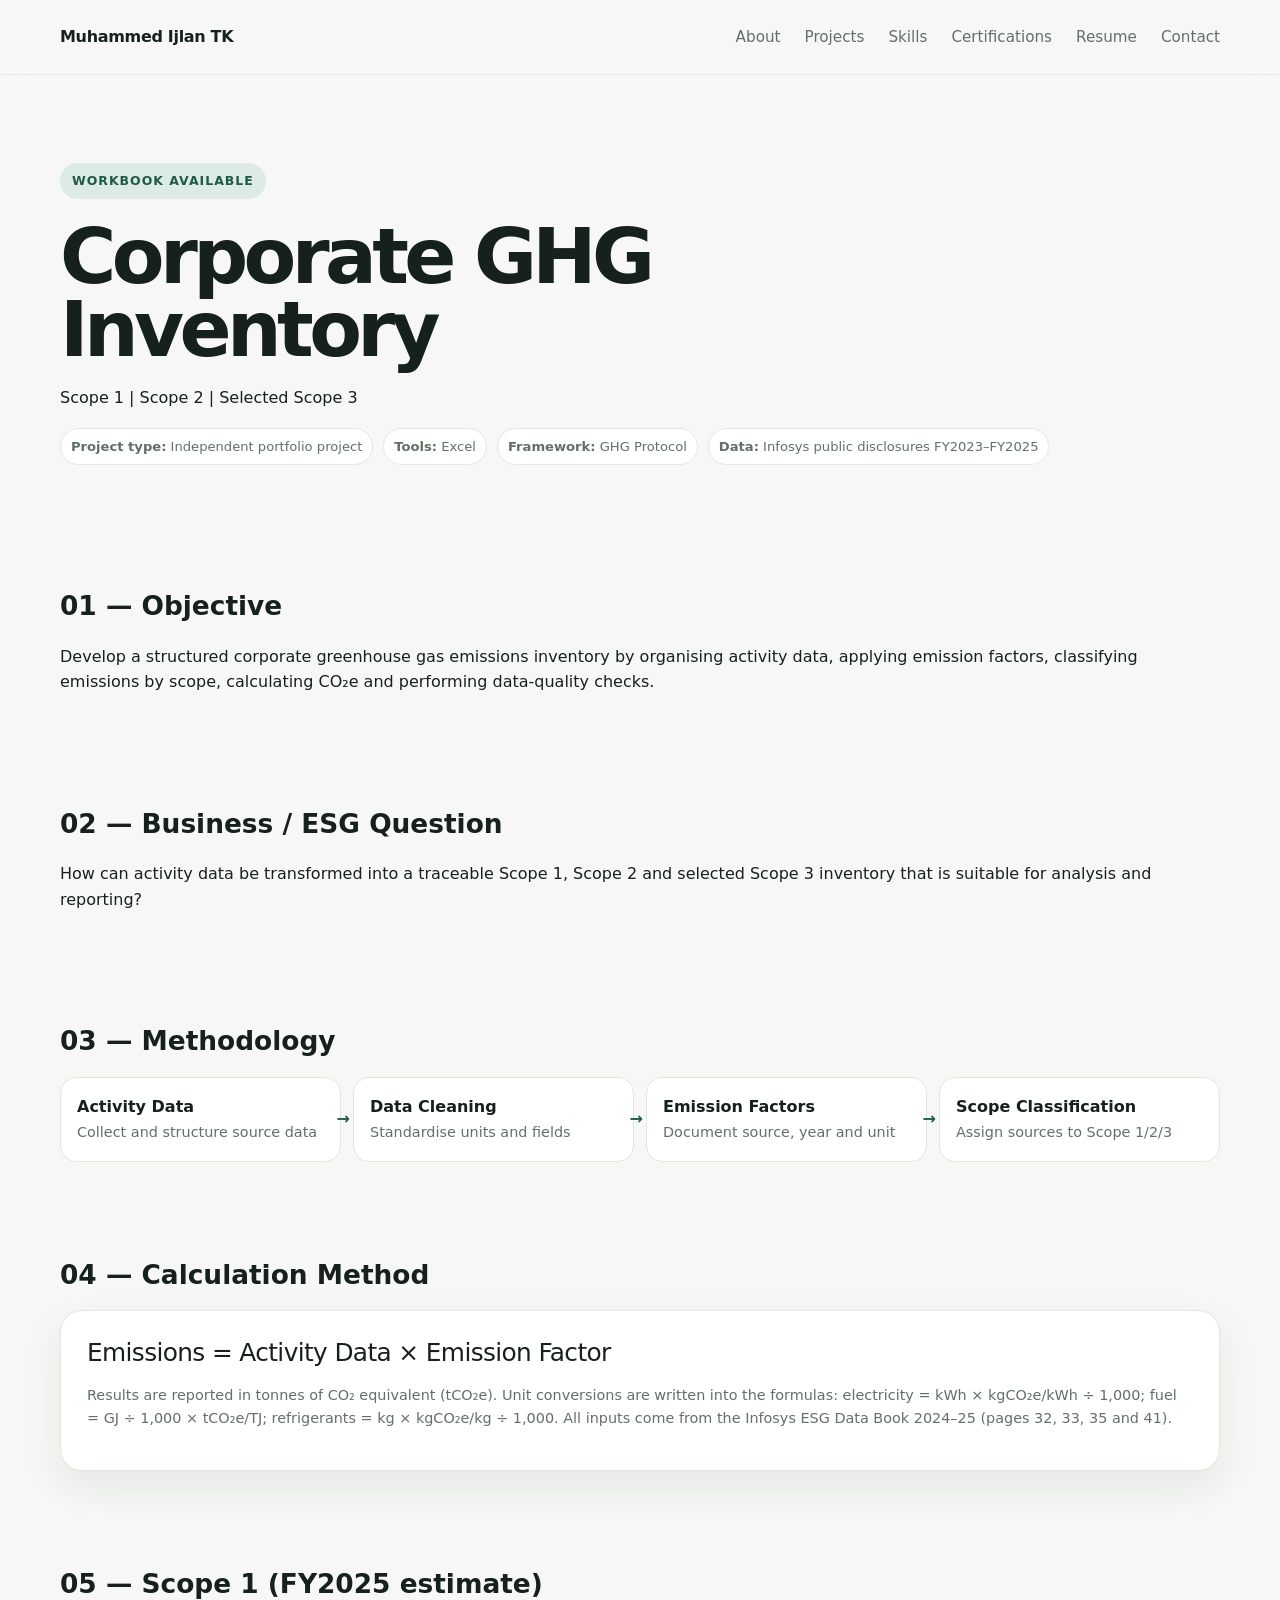
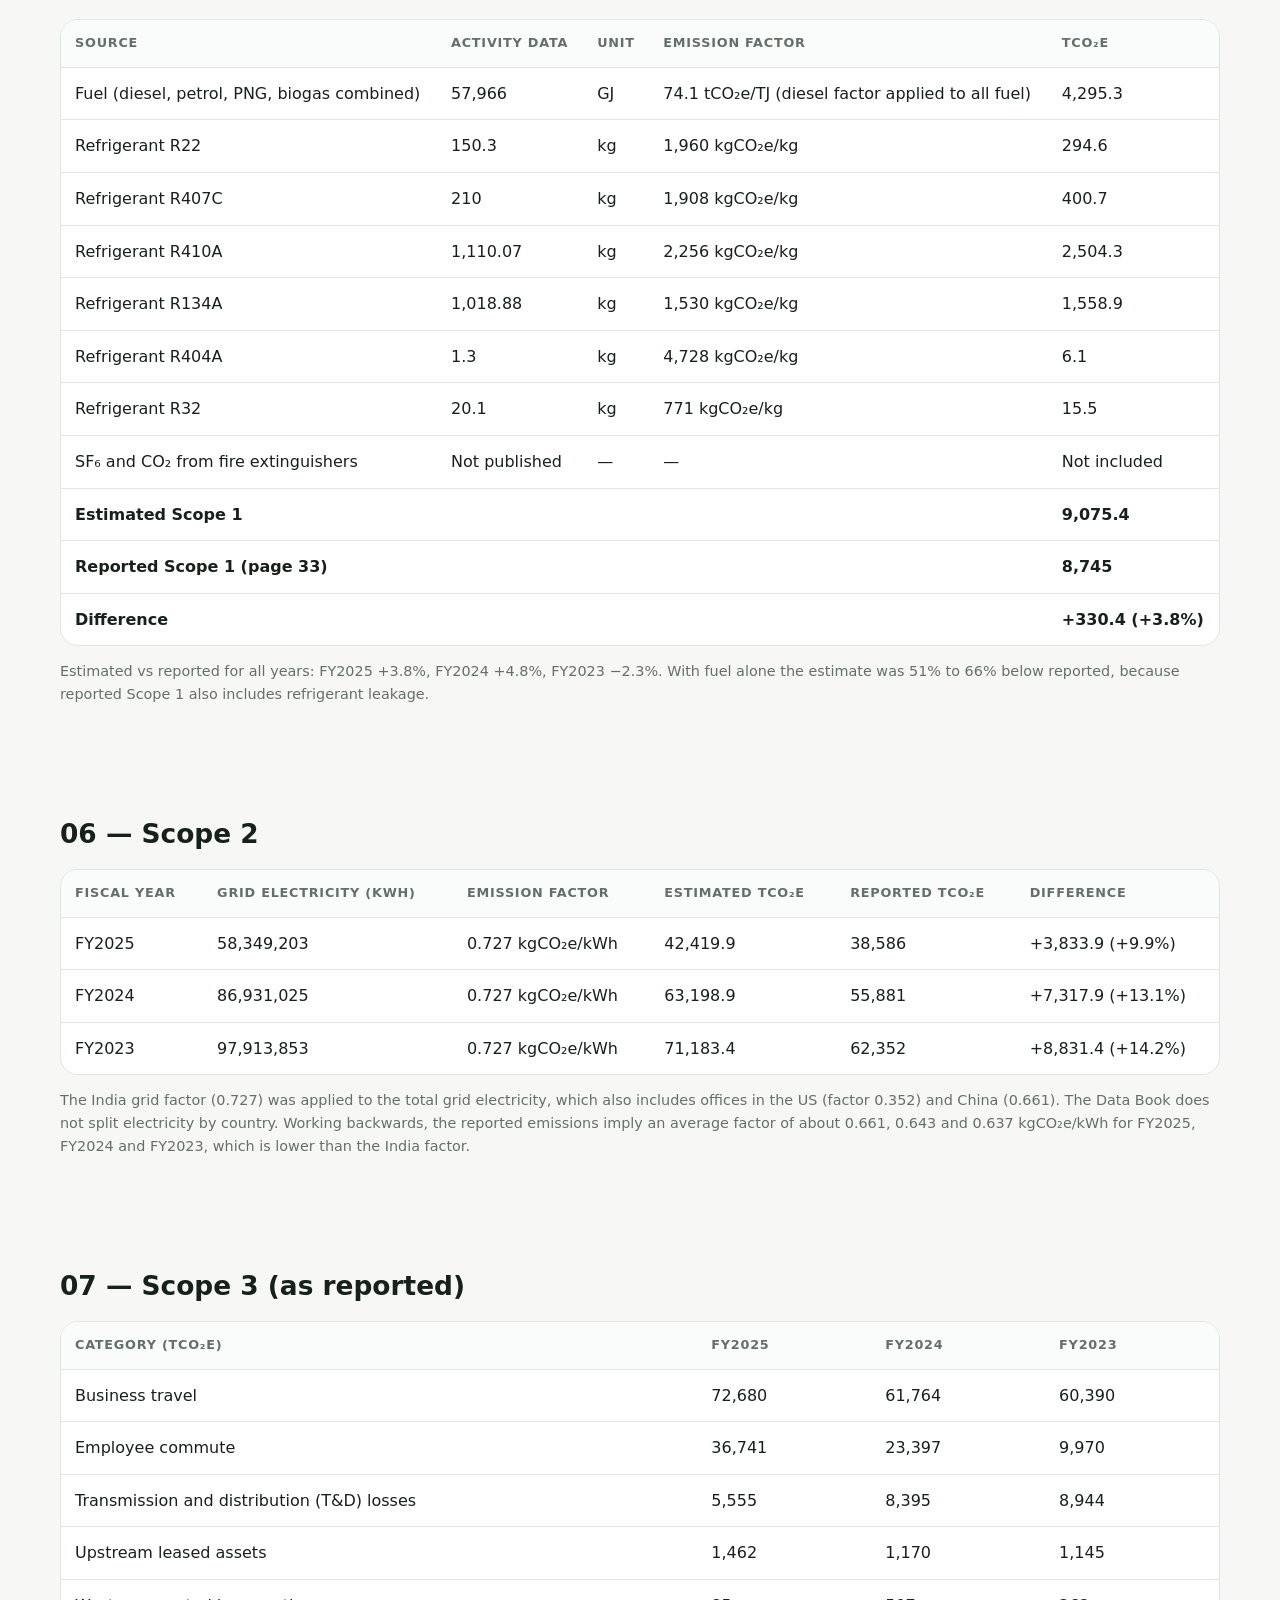
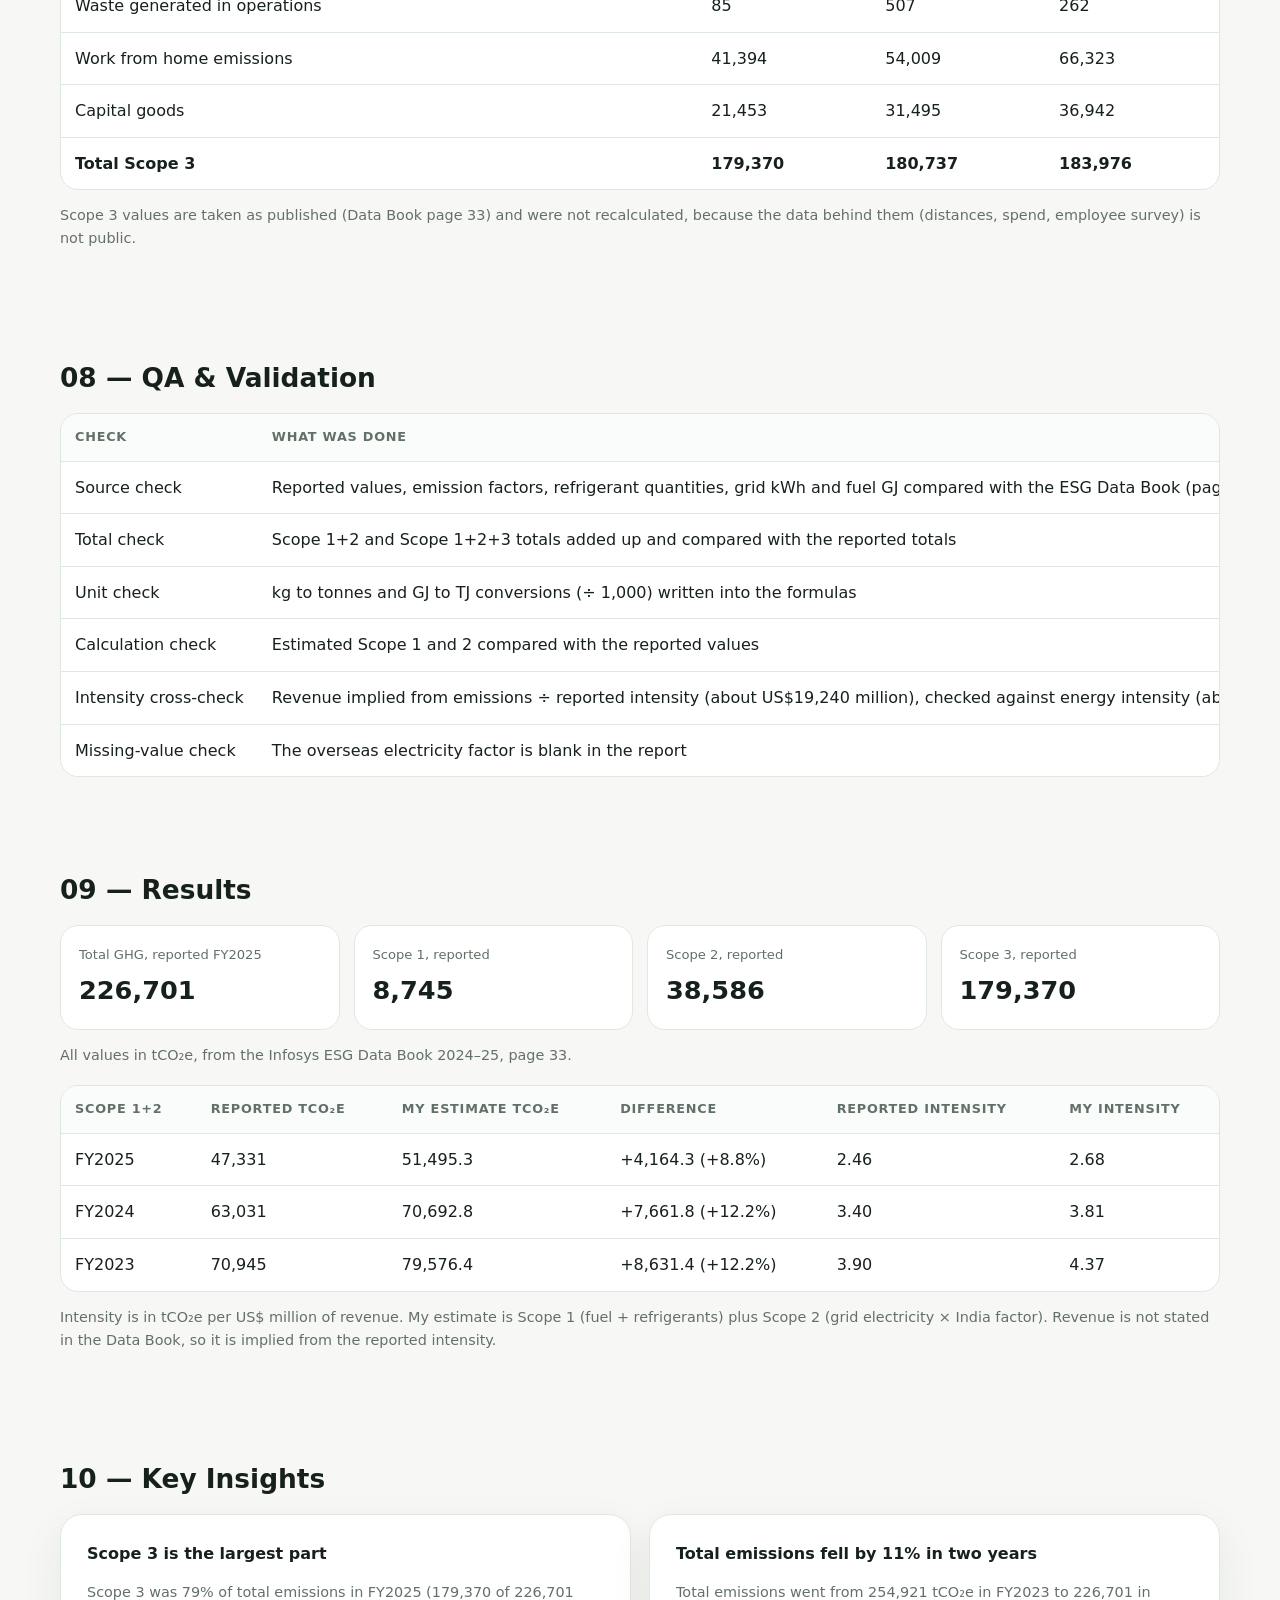
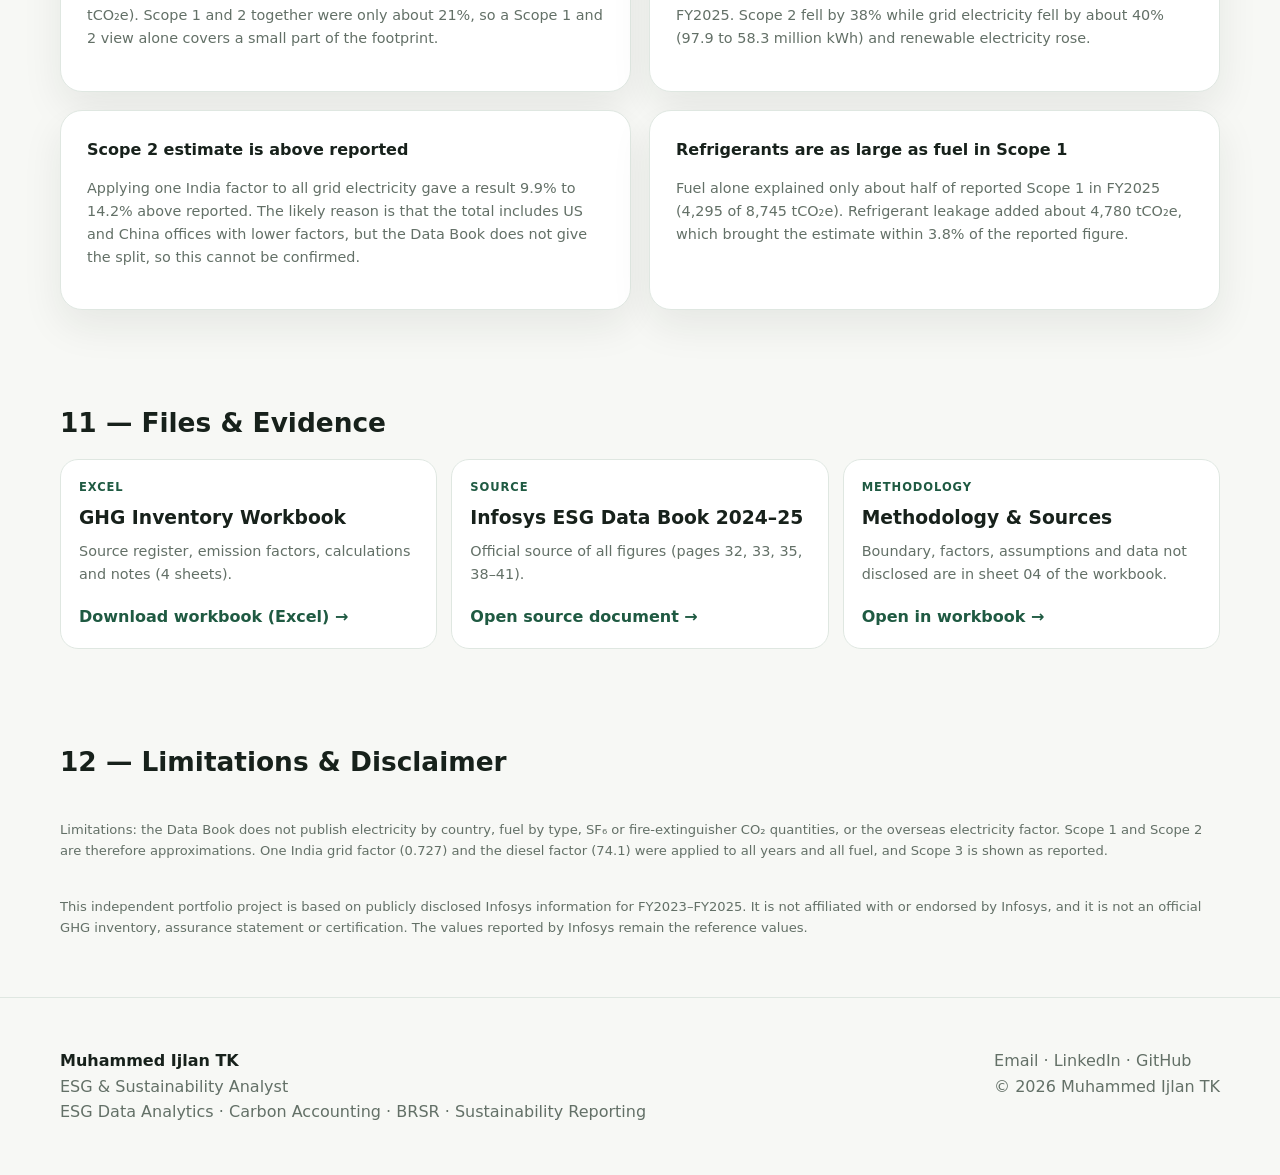
<file: ghg-inventory.html>
<!doctype html>
<html lang="en">
<head>
<meta charset="utf-8">
<meta name="viewport" content="width=device-width, initial-scale=1">
<title>Corporate GHG Inventory — Muhammed Ijlan TK</title>
<meta name="description" content="Scope 1 | Scope 2 | Selected Scope 3">
<link rel="stylesheet" href="style.css">
</head>
<body>

<header class="nav">
  <div class="container nav-inner">
    <a class="brand" href="index.html">Muhammed Ijlan TK</a>
    <button class="menu-btn" aria-label="Open menu">☰</button>
    <nav class="nav-links">
      <a href="index.html#about">About</a>
      <a href="index.html#projects">Projects</a>
      <a href="index.html#skills">Skills</a>
      <a href="index.html#certifications">Certifications</a>
      <a href="index.html#resume">Resume</a>
      <a href="index.html#contact">Contact</a>
    </nav>
  </div>
</header>

<main>
<section class="project-hero">
  <div class="container">
    <span class="eyebrow">Workbook Available</span>
    <h1>Corporate GHG Inventory</h1>
    <p class="hero-desc">Scope 1 | Scope 2 | Selected Scope 3</p>
    <div class="meta"><span><strong>Project type:</strong> Independent portfolio project</span><span><strong>Tools:</strong> Excel</span><span><strong>Framework:</strong> GHG Protocol</span><span><strong>Data:</strong> Infosys public disclosures FY2023–FY2025</span></div>
  </div>
</section>

<section class="project-section"><div class="container"><h2>01 — Objective</h2><p>Develop a structured corporate greenhouse gas emissions inventory by organising activity data, applying emission factors, classifying emissions by scope, calculating CO₂e and performing data-quality checks.</p></div></section>

<section class="project-section"><div class="container"><h2>02 — Business / ESG Question</h2><p>How can activity data be transformed into a traceable Scope 1, Scope 2 and selected Scope 3 inventory that is suitable for analysis and reporting?</p></div></section>

<section class="project-section"><div class="container"><h2>03 — Methodology</h2><div class="workflow"><div class="step"><b>Activity Data</b><span class="small">Collect and structure source data</span></div><div class="step"><b>Data Cleaning</b><span class="small">Standardise units and fields</span></div><div class="step"><b>Emission Factors</b><span class="small">Document source, year and unit</span></div><div class="step"><b>Scope Classification</b><span class="small">Assign sources to Scope 1/2/3</span></div></div></div></section>

<section class="project-section"><div class="container"><h2>04 — Calculation Method</h2><div class="card"><div class="quote">Emissions = Activity Data × Emission Factor</div><p class="small">Results are reported in tonnes of CO₂ equivalent (tCO₂e). Unit conversions are written into the formulas: electricity = kWh × kgCO₂e/kWh ÷ 1,000; fuel = GJ ÷ 1,000 × tCO₂e/TJ; refrigerants = kg × kgCO₂e/kg ÷ 1,000. All inputs come from the Infosys ESG Data Book 2024–25 (pages 32, 33, 35 and 41).</p></div></div></section>

<section class="project-section"><div class="container"><h2>05 — Scope 1 (FY2025 estimate)</h2><div class="table-wrap"><table><thead><tr><th>Source</th><th>Activity Data</th><th>Unit</th><th>Emission Factor</th><th>tCO₂e</th></tr></thead><tbody>
<tr><td>Fuel (diesel, petrol, PNG, biogas combined)</td><td>57,966</td><td>GJ</td><td>74.1 tCO₂e/TJ (diesel factor applied to all fuel)</td><td>4,295.3</td></tr>
<tr><td>Refrigerant R22</td><td>150.3</td><td>kg</td><td>1,960 kgCO₂e/kg</td><td>294.6</td></tr>
<tr><td>Refrigerant R407C</td><td>210</td><td>kg</td><td>1,908 kgCO₂e/kg</td><td>400.7</td></tr>
<tr><td>Refrigerant R410A</td><td>1,110.07</td><td>kg</td><td>2,256 kgCO₂e/kg</td><td>2,504.3</td></tr>
<tr><td>Refrigerant R134A</td><td>1,018.88</td><td>kg</td><td>1,530 kgCO₂e/kg</td><td>1,558.9</td></tr>
<tr><td>Refrigerant R404A</td><td>1.3</td><td>kg</td><td>4,728 kgCO₂e/kg</td><td>6.1</td></tr>
<tr><td>Refrigerant R32</td><td>20.1</td><td>kg</td><td>771 kgCO₂e/kg</td><td>15.5</td></tr>
<tr><td>SF₆ and CO₂ from fire extinguishers</td><td>Not published</td><td>—</td><td>—</td><td>Not included</td></tr>
<tr><td><strong>Estimated Scope 1</strong></td><td></td><td></td><td></td><td><strong>9,075.4</strong></td></tr>
<tr><td><strong>Reported Scope 1 (page 33)</strong></td><td></td><td></td><td></td><td><strong>8,745</strong></td></tr>
<tr><td><strong>Difference</strong></td><td></td><td></td><td></td><td><strong>+330.4 (+3.8%)</strong></td></tr>
</tbody></table></div>
<p class="small" style="margin-top:14px">Estimated vs reported for all years: FY2025 +3.8%, FY2024 +4.8%, FY2023 −2.3%. With fuel alone the estimate was 51% to 66% below reported, because reported Scope 1 also includes refrigerant leakage.</p></div></section>

<section class="project-section"><div class="container"><h2>06 — Scope 2</h2><div class="table-wrap"><table><thead><tr><th>Fiscal Year</th><th>Grid Electricity (kWh)</th><th>Emission Factor</th><th>Estimated tCO₂e</th><th>Reported tCO₂e</th><th>Difference</th></tr></thead><tbody>
<tr><td>FY2025</td><td>58,349,203</td><td>0.727 kgCO₂e/kWh</td><td>42,419.9</td><td>38,586</td><td>+3,833.9 (+9.9%)</td></tr>
<tr><td>FY2024</td><td>86,931,025</td><td>0.727 kgCO₂e/kWh</td><td>63,198.9</td><td>55,881</td><td>+7,317.9 (+13.1%)</td></tr>
<tr><td>FY2023</td><td>97,913,853</td><td>0.727 kgCO₂e/kWh</td><td>71,183.4</td><td>62,352</td><td>+8,831.4 (+14.2%)</td></tr>
</tbody></table></div>
<p class="small" style="margin-top:14px">The India grid factor (0.727) was applied to the total grid electricity, which also includes offices in the US (factor 0.352) and China (0.661). The Data Book does not split electricity by country. Working backwards, the reported emissions imply an average factor of about 0.661, 0.643 and 0.637 kgCO₂e/kWh for FY2025, FY2024 and FY2023, which is lower than the India factor.</p></div></section>

<section class="project-section"><div class="container"><h2>07 — Scope 3 (as reported)</h2><div class="table-wrap"><table><thead><tr><th>Category (tCO₂e)</th><th>FY2025</th><th>FY2024</th><th>FY2023</th></tr></thead><tbody>
<tr><td>Business travel</td><td>72,680</td><td>61,764</td><td>60,390</td></tr>
<tr><td>Employee commute</td><td>36,741</td><td>23,397</td><td>9,970</td></tr>
<tr><td>Transmission and distribution (T&amp;D) losses</td><td>5,555</td><td>8,395</td><td>8,944</td></tr>
<tr><td>Upstream leased assets</td><td>1,462</td><td>1,170</td><td>1,145</td></tr>
<tr><td>Waste generated in operations</td><td>85</td><td>507</td><td>262</td></tr>
<tr><td>Work from home emissions</td><td>41,394</td><td>54,009</td><td>66,323</td></tr>
<tr><td>Capital goods</td><td>21,453</td><td>31,495</td><td>36,942</td></tr>
<tr><td><strong>Total Scope 3</strong></td><td><strong>179,370</strong></td><td><strong>180,737</strong></td><td><strong>183,976</strong></td></tr>
</tbody></table></div>
<p class="small" style="margin-top:14px">Scope 3 values are taken as published (Data Book page 33) and were not recalculated, because the data behind them (distances, spend, employee survey) is not public.</p></div></section>

<section class="project-section"><div class="container"><h2>08 — QA &amp; Validation</h2><div class="table-wrap"><table><thead><tr><th>Check</th><th>What was done</th><th>Result</th></tr></thead><tbody>
<tr><td>Source check</td><td>Reported values, emission factors, refrigerant quantities, grid kWh and fuel GJ compared with the ESG Data Book (pages 32, 33, 35, 41)</td><td>All values matched</td></tr>
<tr><td>Total check</td><td>Scope 1+2 and Scope 1+2+3 totals added up and compared with the reported totals</td><td>Matched in all three years (FY2025: 226,701 tCO₂e)</td></tr>
<tr><td>Unit check</td><td>kg to tonnes and GJ to TJ conversions (÷ 1,000) written into the formulas</td><td>Done</td></tr>
<tr><td>Calculation check</td><td>Estimated Scope 1 and 2 compared with the reported values</td><td>Scope 1 within +4.8% to −2.3%; Scope 2 +9.9% to +14.2%</td></tr>
<tr><td>Intensity cross-check</td><td>Revenue implied from emissions ÷ reported intensity (about US$19,240 million), checked against energy intensity (about US$19,275 million)</td><td>Within 0.2%</td></tr>
<tr><td>Missing-value check</td><td>The overseas electricity factor is blank in the report</td><td>Kept blank, not set to zero</td></tr>
</tbody></table></div></div></section>

<section class="project-section"><div class="container"><h2>09 — Results</h2><div class="kpis"><div class="kpi"><div class="label">Total GHG, reported FY2025</div><div class="value">226,701</div></div><div class="kpi"><div class="label">Scope 1, reported</div><div class="value">8,745</div></div><div class="kpi"><div class="label">Scope 2, reported</div><div class="value">38,586</div></div><div class="kpi"><div class="label">Scope 3, reported</div><div class="value">179,370</div></div></div>
<p class="small" style="margin-top:14px">All values in tCO₂e, from the Infosys ESG Data Book 2024–25, page 33.</p>
<div class="table-wrap" style="margin-top:18px"><table><thead><tr><th>Scope 1+2</th><th>Reported tCO₂e</th><th>My estimate tCO₂e</th><th>Difference</th><th>Reported intensity</th><th>My intensity</th></tr></thead><tbody>
<tr><td>FY2025</td><td>47,331</td><td>51,495.3</td><td>+4,164.3 (+8.8%)</td><td>2.46</td><td>2.68</td></tr>
<tr><td>FY2024</td><td>63,031</td><td>70,692.8</td><td>+7,661.8 (+12.2%)</td><td>3.40</td><td>3.81</td></tr>
<tr><td>FY2023</td><td>70,945</td><td>79,576.4</td><td>+8,631.4 (+12.2%)</td><td>3.90</td><td>4.37</td></tr>
</tbody></table></div>
<p class="small" style="margin-top:14px">Intensity is in tCO₂e per US$ million of revenue. My estimate is Scope 1 (fuel + refrigerants) plus Scope 2 (grid electricity × India factor). Revenue is not stated in the Data Book, so it is implied from the reported intensity.</p></div></section>

<section class="project-section"><div class="container"><h2>10 — Key Insights</h2><div class="grid grid-2">
<div class="card"><strong>Scope 3 is the largest part</strong><p class="small">Scope 3 was 79% of total emissions in FY2025 (179,370 of 226,701 tCO₂e). Scope 1 and 2 together were only about 21%, so a Scope 1 and 2 view alone covers a small part of the footprint.</p></div>
<div class="card"><strong>Total emissions fell by 11% in two years</strong><p class="small">Total emissions went from 254,921 tCO₂e in FY2023 to 226,701 in FY2025. Scope 2 fell by 38% while grid electricity fell by about 40% (97.9 to 58.3 million kWh) and renewable electricity rose.</p></div>
<div class="card"><strong>Scope 2 estimate is above reported</strong><p class="small">Applying one India factor to all grid electricity gave a result 9.9% to 14.2% above reported. The likely reason is that the total includes US and China offices with lower factors, but the Data Book does not give the split, so this cannot be confirmed.</p></div>
<div class="card"><strong>Refrigerants are as large as fuel in Scope 1</strong><p class="small">Fuel alone explained only about half of reported Scope 1 in FY2025 (4,295 of 8,745 tCO₂e). Refrigerant leakage added about 4,780 tCO₂e, which brought the estimate within 3.8% of the reported figure.</p></div>
</div></div></section>

<section class="project-section"><div class="container"><h2>11 — Files &amp; Evidence</h2><div class="file-grid">
<div class="file-card"><div class="type">Excel</div><h3>GHG Inventory Workbook</h3><p>Source register, emission factors, calculations and notes (4 sheets).</p><div class="card-link"><a href="Infosys%20GHG%20Inventory%20FY2025.xlsx" target="_blank" style="color:inherit;text-decoration:none">Download workbook (Excel) →</a></div></div>
<div class="file-card"><div class="type">Source</div><h3>Infosys ESG Data Book 2024–25</h3><p>Official source of all figures (pages 32, 33, 35, 38–41).</p><div class="card-link"><a href="https://www.infosys.com/sustainability/documents/infosys-esg-databook-2024-25.pdf" target="_blank" rel="noreferrer" style="color:inherit;text-decoration:none">Open source document →</a></div></div>
<div class="file-card"><div class="type">Methodology</div><h3>Methodology &amp; Sources</h3><p>Boundary, factors, assumptions and data not disclosed are in sheet 04 of the workbook.</p><div class="card-link"><a href="Infosys%20GHG%20Inventory%20FY2025.xlsx" target="_blank" style="color:inherit;text-decoration:none">Open in workbook →</a></div></div>
</div></div></section>

<section class="project-section"><div class="container"><h2>12 — Limitations &amp; Disclaimer</h2>
<p class="disclaimer">Limitations: the Data Book does not publish electricity by country, fuel by type, SF₆ or fire-extinguisher CO₂ quantities, or the overseas electricity factor. Scope 1 and Scope 2 are therefore approximations. One India grid factor (0.727) and the diesel factor (74.1) were applied to all years and all fuel, and Scope 3 is shown as reported.</p>
<p class="disclaimer" style="margin-top:12px">This independent portfolio project is based on publicly disclosed Infosys information for FY2023–FY2025. It is not affiliated with or endorsed by Infosys, and it is not an official GHG inventory, assurance statement or certification. The values reported by Infosys remain the reference values.</p></div></section>
</main>

<footer class="footer">
  <div class="container footer-inner">
    <div>
      <strong>Muhammed Ijlan TK</strong>
      <p>ESG &amp; Sustainability Analyst</p>
      <p>ESG Data Analytics · Carbon Accounting · BRSR · Sustainability Reporting</p>
    </div>
    <div>
      <p><a href="mailto:ijlanibrahim@gmail.com">Email</a> ·
      <a href="https://www.linkedin.com/in/ijlan-tk-" target="_blank" rel="noreferrer">LinkedIn</a> ·
      <a    href="https://github.com/Muhammed-ijlantk-tech" target="_blank" rel="noreferrer" aria-label="GitHub">GitHub</a></p>
      <p>© 2026 Muhammed Ijlan TK</p>
    </div>
  </div>
</footer>

<script src="script.js"></script>
</body>
</html>
</file>
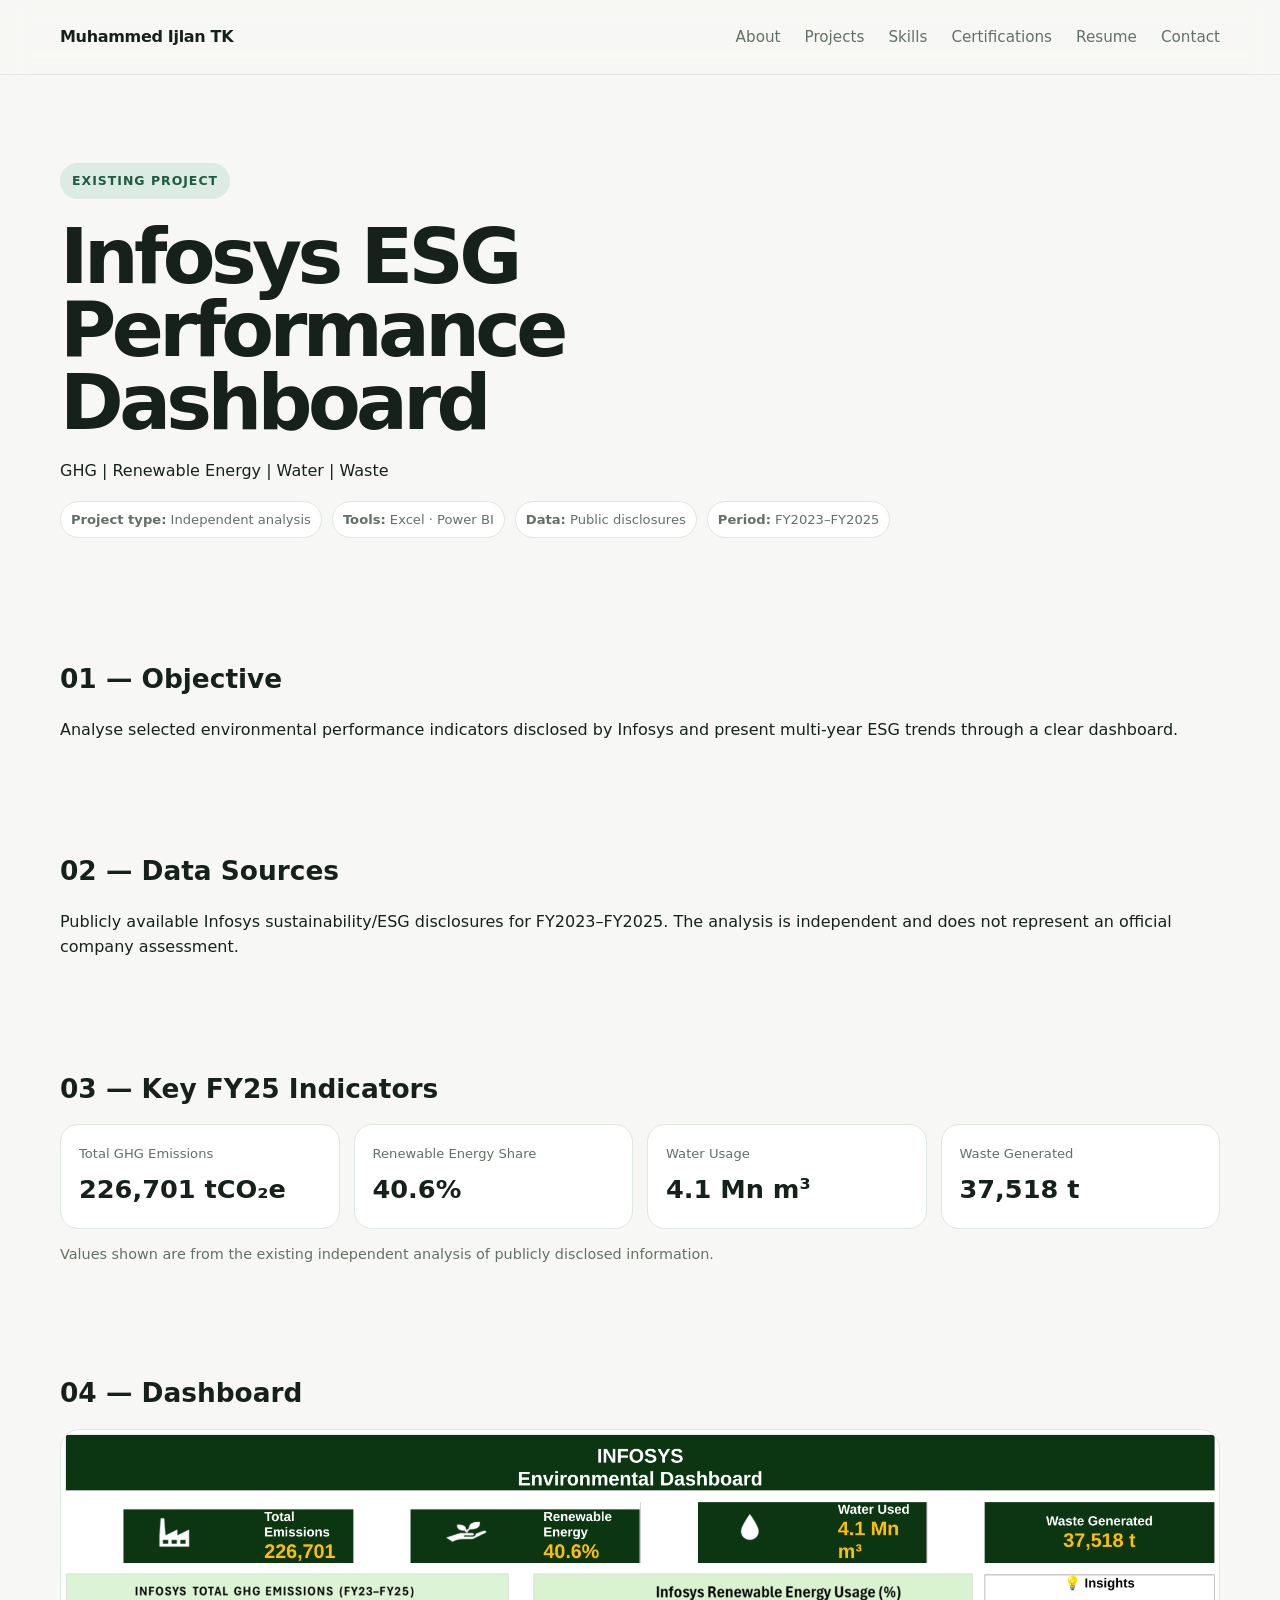
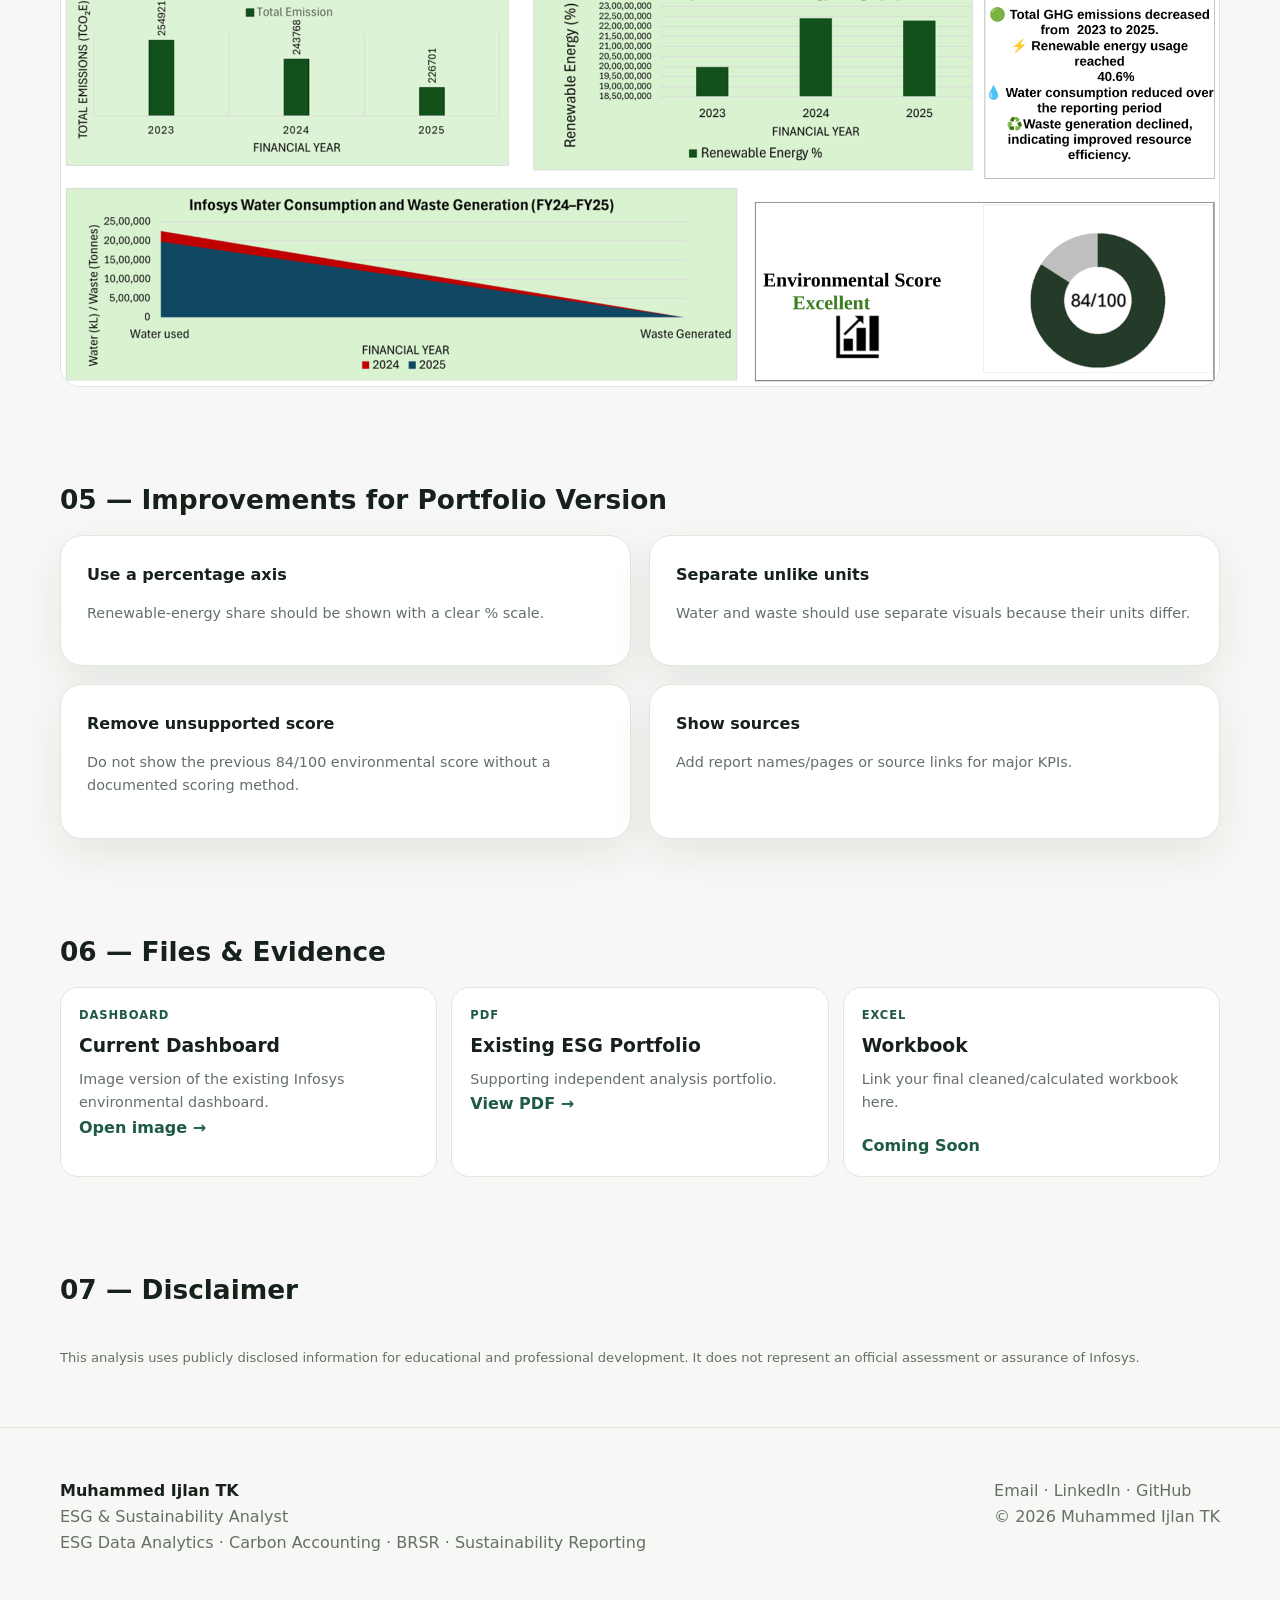
<file: infosys-dashboard.html>
<!doctype html>
<html lang="en">
<head>
<meta charset="utf-8">
<meta name="viewport" content="width=device-width, initial-scale=1">
<title>Infosys ESG Performance Dashboard — Muhammed Ijlan TK</title>
<meta name="description" content="GHG | Renewable Energy | Water | Waste">
<link rel="stylesheet" href="style.css">
</head>
<body>

<header class="nav">
  <div class="container nav-inner">
    <a class="brand" href="index.html">Muhammed Ijlan TK</a>
    <button class="menu-btn" aria-label="Open menu">☰</button>
    <nav class="nav-links">
      <a href="index.html#about">About</a>
      <a href="index.html#projects">Projects</a>
      <a href="index.html#skills">Skills</a>
      <a href="index.html#certifications">Certifications</a>
      <a href="index.html#resume">Resume</a>
      <a href="index.html#contact">Contact</a>
    </nav>
  </div>
</header>

<main>
<section class="project-hero">
  <div class="container">
    <span class="eyebrow">Existing Project</span>
    <h1>Infosys ESG Performance Dashboard</h1>
    <p class="hero-desc">GHG | Renewable Energy | Water | Waste</p>
    <div class="meta"><span><strong>Project type:</strong> Independent analysis</span><span><strong>Tools:</strong> Excel · Power BI</span><span><strong>Data:</strong> Public disclosures</span><span><strong>Period:</strong> FY2023–FY2025</span></div>
  </div>
</section>
<section class="project-section"><div class="container"><h2>01 — Objective</h2><p>Analyse selected environmental performance indicators disclosed by Infosys and present multi-year ESG trends through a clear dashboard.</p></div></section><section class="project-section"><div class="container"><h2>02 — Data Sources</h2><p>Publicly available Infosys sustainability/ESG disclosures for FY2023–FY2025. The analysis is independent and does not represent an official company assessment.</p></div></section><section class="project-section"><div class="container"><h2>03 — Key FY25 Indicators</h2><div class="kpis"><div class="kpi"><div class="label">Total GHG Emissions</div><div class="value">226,701 tCO₂e</div></div><div class="kpi"><div class="label">Renewable Energy Share</div><div class="value">40.6%</div></div><div class="kpi"><div class="label">Water Usage</div><div class="value">4.1 Mn m³</div></div><div class="kpi"><div class="label">Waste Generated</div><div class="value">37,518 t</div></div></div><p class="small" style="margin-top:14px">Values shown are from the existing independent analysis of publicly disclosed information.</p></div></section><section class="project-section"><div class="container"><h2>04 — Dashboard</h2><div class="visual"><img src="infosys-dashboard.png" alt="Infosys environmental performance dashboard" loading="lazy"></div></div></section><section class="project-section"><div class="container"><h2>05 — Improvements for Portfolio Version</h2><div class="grid grid-2"><div class="card"><strong>Use a percentage axis</strong><p class="small">Renewable-energy share should be shown with a clear % scale.</p></div><div class="card"><strong>Separate unlike units</strong><p class="small">Water and waste should use separate visuals because their units differ.</p></div><div class="card"><strong>Remove unsupported score</strong><p class="small">Do not show the previous 84/100 environmental score without a documented scoring method.</p></div><div class="card"><strong>Show sources</strong><p class="small">Add report names/pages or source links for major KPIs.</p></div></div></div></section><section class="project-section"><div class="container"><h2>06 — Files & Evidence</h2><div class="file-grid"><div class="file-card"><div class="type">Dashboard</div><h3>Current Dashboard</h3><p>Image version of the existing Infosys environmental dashboard.</p><a class="card-link" href="infosys-dashboard.png" target="_blank">Open image →</a></div><div class="file-card"><div class="type">PDF</div><h3>Existing ESG Portfolio</h3><p>Supporting independent analysis portfolio.</p><a class="card-link" href="reports/esg-analysis-portfolio.pdf" target="_blank">View PDF →</a></div><div class="file-card"><div class="type">Excel</div><h3>Workbook</h3><p>Link your final cleaned/calculated workbook here.</p><div class="card-link">Coming Soon</div></div></div></div></section><section class="project-section"><div class="container"><h2>07 — Disclaimer</h2><p class="disclaimer">This analysis uses publicly disclosed information for educational and professional development. It does not represent an official assessment or assurance of Infosys.</p></div></section>
</main>

<footer class="footer">
  <div class="container footer-inner">
    <div>
      <strong>Muhammed Ijlan TK</strong>
      <p>ESG &amp; Sustainability Analyst</p>
      <p>ESG Data Analytics · Carbon Accounting · BRSR · Sustainability Reporting</p>
    </div>
    <div>
      <p><a href="mailto:ijlanibrahim@gmail.com">Email</a> ·
      <a href="https://www.linkedin.com/in/ijlan-tk-" target="_blank" rel="noreferrer">LinkedIn</a> ·
      <a    href="https://github.com/Muhammed-ijlantk-tech" target="_blank" rel="noreferrer" aria-label="GitHub">GitHub</a></p>
      <p>© 2026 Muhammed Ijlan TK</p>
    </div>
  </div>
</footer>

<script src="script.js"></script>
</body>
</html>
</file>
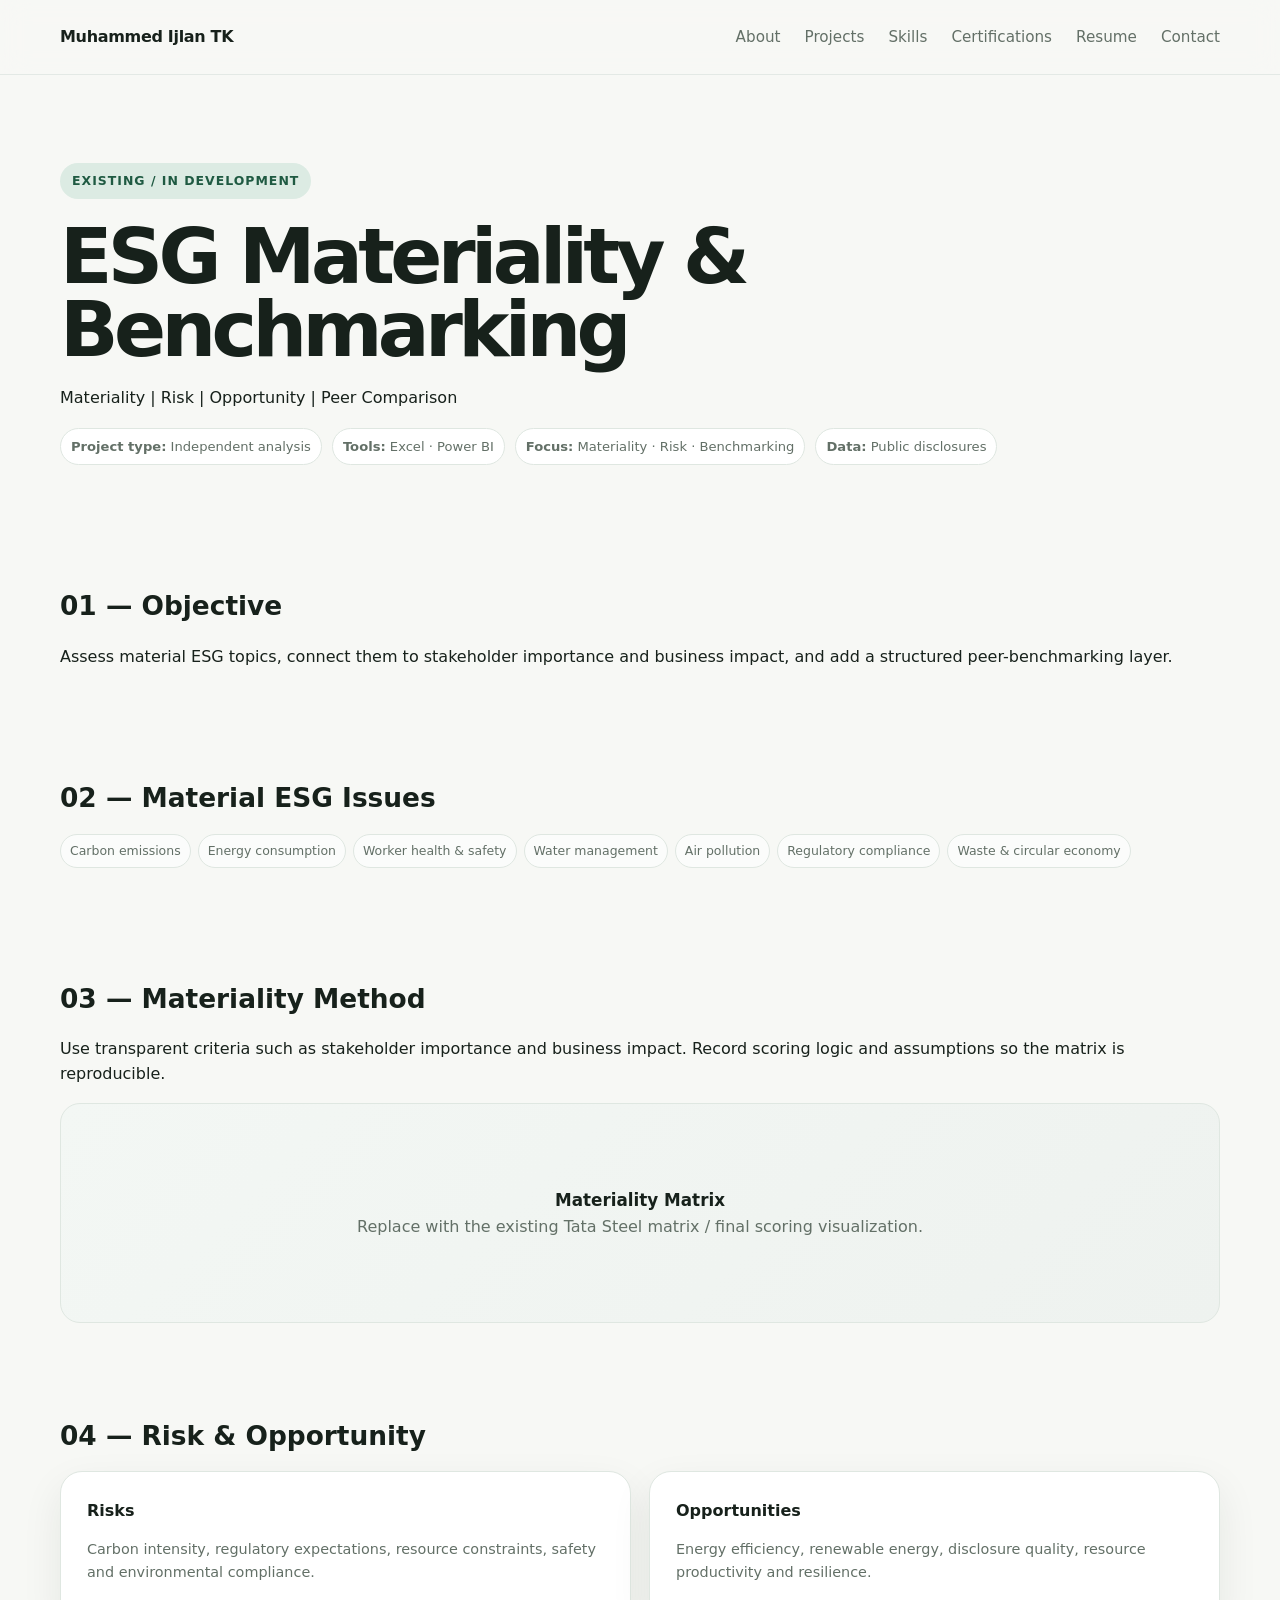
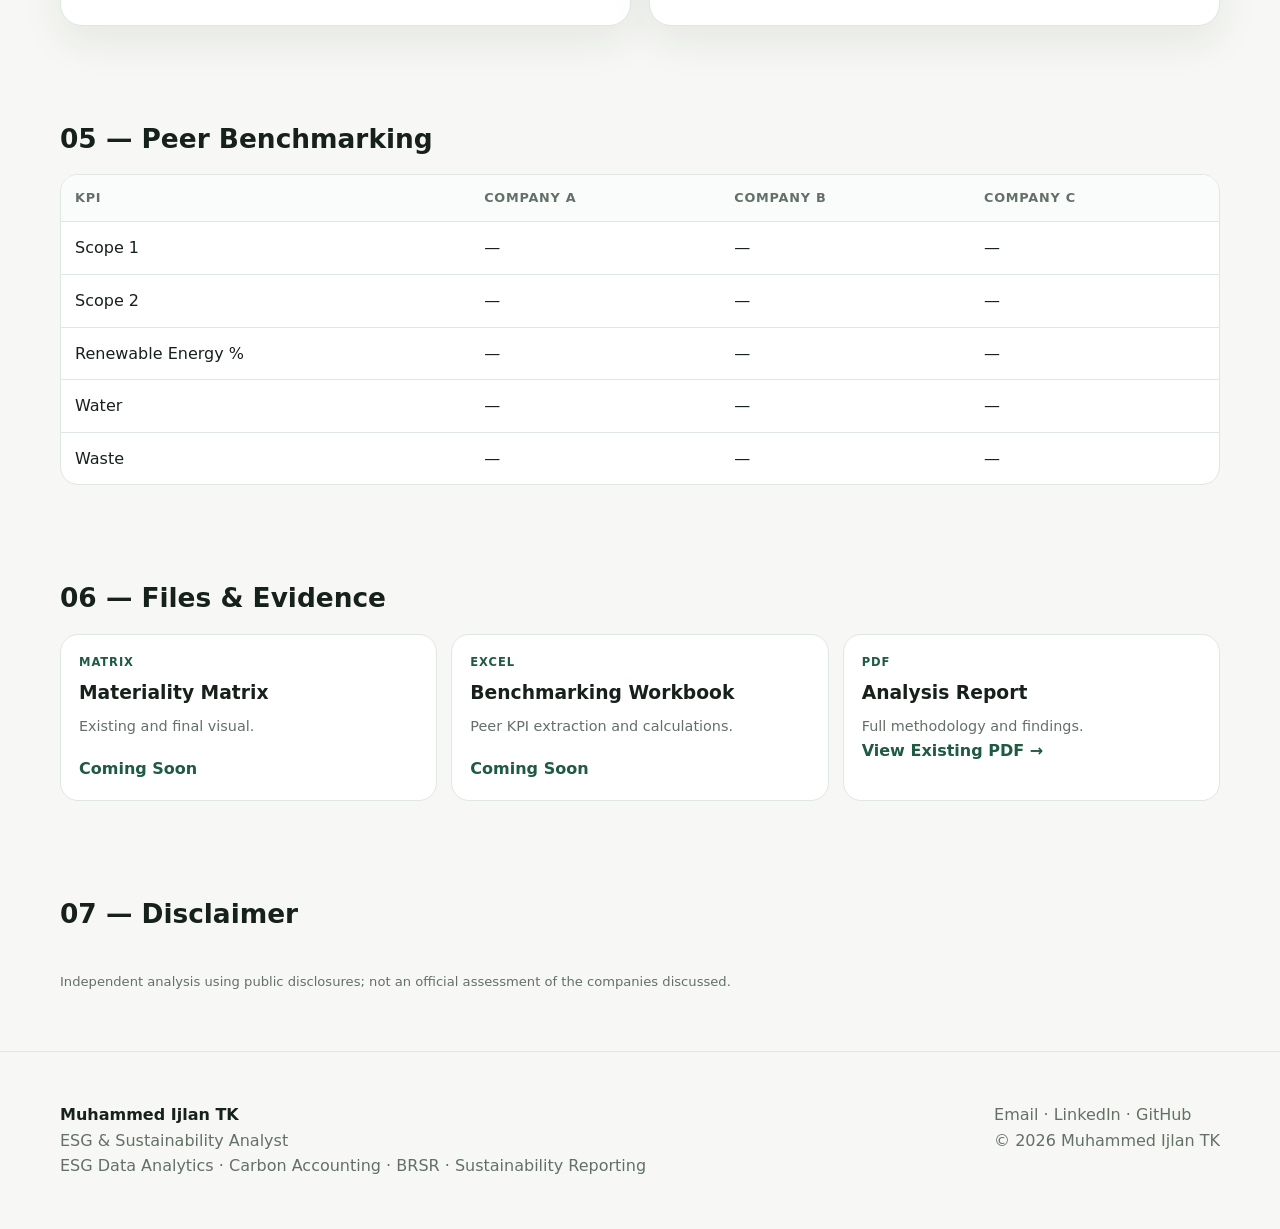
<file: materiality-benchmarking.html>
<!doctype html>
<html lang="en">
<head>
<meta charset="utf-8">
<meta name="viewport" content="width=device-width, initial-scale=1">
<title>ESG Materiality & Benchmarking — Muhammed Ijlan TK</title>
<meta name="description" content="Materiality | Risk | Opportunity | Peer Comparison">
<link rel="stylesheet" href="style.css">
</head>
<body>

<header class="nav">
  <div class="container nav-inner">
    <a class="brand" href="index.html">Muhammed Ijlan TK</a>
    <button class="menu-btn" aria-label="Open menu">☰</button>
    <nav class="nav-links">
      <a href="index.html#about">About</a>
      <a href="index.html#projects">Projects</a>
      <a href="index.html#skills">Skills</a>
      <a href="index.html#certifications">Certifications</a>
      <a href="index.html#resume">Resume</a>
      <a href="index.html#contact">Contact</a>
    </nav>
  </div>
</header>

<main>
<section class="project-hero">
  <div class="container">
    <span class="eyebrow">Existing / In Development</span>
    <h1>ESG Materiality & Benchmarking</h1>
    <p class="hero-desc">Materiality | Risk | Opportunity | Peer Comparison</p>
    <div class="meta"><span><strong>Project type:</strong> Independent analysis</span><span><strong>Tools:</strong> Excel · Power BI</span><span><strong>Focus:</strong> Materiality · Risk · Benchmarking</span><span><strong>Data:</strong> Public disclosures</span></div>
  </div>
</section>
<section class="project-section"><div class="container"><h2>01 — Objective</h2><p>Assess material ESG topics, connect them to stakeholder importance and business impact, and add a structured peer-benchmarking layer.</p></div></section><section class="project-section"><div class="container"><h2>02 — Material ESG Issues</h2><div class="tags"><span class="tag">Carbon emissions</span><span class="tag">Energy consumption</span><span class="tag">Worker health &amp; safety</span><span class="tag">Water management</span><span class="tag">Air pollution</span><span class="tag">Regulatory compliance</span><span class="tag">Waste &amp; circular economy</span></div></div></section><section class="project-section"><div class="container"><h2>03 — Materiality Method</h2><p>Use transparent criteria such as stakeholder importance and business impact. Record scoring logic and assumptions so the matrix is reproducible.</p><div class="visual placeholder"><div><strong>Materiality Matrix</strong><span>Replace with the existing Tata Steel matrix / final scoring visualization.</span></div></div></div></section><section class="project-section"><div class="container"><h2>04 — Risk & Opportunity</h2><div class="grid grid-2"><div class="card"><strong>Risks</strong><p class="small">Carbon intensity, regulatory expectations, resource constraints, safety and environmental compliance.</p></div><div class="card"><strong>Opportunities</strong><p class="small">Energy efficiency, renewable energy, disclosure quality, resource productivity and resilience.</p></div></div></div></section><section class="project-section"><div class="container"><h2>05 — Peer Benchmarking</h2><div class="table-wrap"><table><thead><tr><th>KPI</th><th>Company A</th><th>Company B</th><th>Company C</th></tr></thead><tbody><tr><td>Scope 1</td><td>—</td><td>—</td><td>—</td></tr><tr><td>Scope 2</td><td>—</td><td>—</td><td>—</td></tr><tr><td>Renewable Energy %</td><td>—</td><td>—</td><td>—</td></tr><tr><td>Water</td><td>—</td><td>—</td><td>—</td></tr><tr><td>Waste</td><td>—</td><td>—</td><td>—</td></tr></tbody></table></div></div></section><section class="project-section"><div class="container"><h2>06 — Files & Evidence</h2><div class="file-grid"><div class="file-card"><div class="type">Matrix</div><h3>Materiality Matrix</h3><p>Existing and final visual.</p><div class="card-link">Coming Soon</div></div><div class="file-card"><div class="type">Excel</div><h3>Benchmarking Workbook</h3><p>Peer KPI extraction and calculations.</p><div class="card-link">Coming Soon</div></div><div class="file-card"><div class="type">PDF</div><h3>Analysis Report</h3><p>Full methodology and findings.</p><a class="card-link" href="reports/esg-analysis-portfolio.pdf" target="_blank">View Existing PDF →</a></div></div></div></section><section class="project-section"><div class="container"><h2>07 — Disclaimer</h2><p class="disclaimer">Independent analysis using public disclosures; not an official assessment of the companies discussed.</p></div></section>
</main>

<footer class="footer">
  <div class="container footer-inner">
    <div>
      <strong>Muhammed Ijlan TK</strong>
      <p>ESG &amp; Sustainability Analyst</p>
      <p>ESG Data Analytics · Carbon Accounting · BRSR · Sustainability Reporting</p>
    </div>
    <div>
      <p><a href="mailto:ijlanibrahim@gmail.com">Email</a> ·
      <a href="https://www.linkedin.com/in/ijlan-tk-" target="_blank" rel="noreferrer">LinkedIn</a> ·
      <a href="#" aria-label="GitHub placeholder">GitHub</a></p>
      <p>© 2026 Muhammed Ijlan TK</p>
    </div>
  </div>
</footer>

<script src="script.js"></script>
</body>
</html>
</file>
<file: style.css>
:root{
  --bg:#f7f8f5;
  --surface:#ffffff;
  --text:#17211b;
  --muted:#637067;
  --accent:#1f5a42;
  --accent-2:#dcebe3;
  --line:#dfe7e1;
  --shadow:0 16px 40px rgba(23,33,27,.08);
  --radius:22px;
  --max:1160px;
}
*{box-sizing:border-box}
html{scroll-behavior:smooth}
body{
  margin:0;font-family:Inter,ui-sans-serif,system-ui,-apple-system,BlinkMacSystemFont,"Segoe UI",sans-serif;
  background:var(--bg);color:var(--text);line-height:1.6
}
a{color:inherit;text-decoration:none}
img{max-width:100%;display:block}
.container{width:min(calc(100% - 40px),var(--max));margin:auto}
.nav{
  position:sticky;top:0;z-index:50;background:rgba(247,248,245,.88);
  backdrop-filter:blur(14px);border-bottom:1px solid rgba(223,231,225,.8)
}
.nav-inner{height:74px;display:flex;align-items:center;justify-content:space-between;gap:20px}
.brand{font-weight:800;letter-spacing:-.02em}
.nav-links{display:flex;gap:24px;align-items:center;font-size:.95rem}
.nav-links a{color:var(--muted)}
.nav-links a:hover,.nav-links a.active{color:var(--text)}
.menu-btn{display:none;border:1px solid var(--line);background:var(--surface);border-radius:10px;padding:8px 10px}
.hero{padding:100px 0 86px}
.eyebrow{display:inline-flex;gap:8px;align-items:center;background:var(--accent-2);color:var(--accent);padding:8px 12px;border-radius:999px;font-size:.78rem;font-weight:800;letter-spacing:.08em;text-transform:uppercase}
h1{font-size:clamp(3.2rem,8vw,6.2rem);line-height:.95;letter-spacing:-.06em;margin:22px 0 18px;max-width:900px}
.hero h2{font-size:clamp(1.3rem,2.5vw,2rem);margin:0 0 16px;letter-spacing:-.02em}
.hero p{max-width:760px;color:var(--muted);font-size:1.14rem;margin:0 0 28px}
.actions{display:flex;flex-wrap:wrap;gap:12px}
.btn{display:inline-flex;align-items:center;justify-content:center;padding:12px 18px;border-radius:12px;border:1px solid var(--line);font-weight:700;font-size:.95rem}
.btn.primary{background:var(--accent);color:#fff;border-color:var(--accent)}
.btn.secondary{background:var(--surface)}
.section{padding:82px 0}
.section.alt{background:#eef2ee;border-top:1px solid var(--line);border-bottom:1px solid var(--line)}
.section-head{display:flex;justify-content:space-between;gap:20px;align-items:end;margin-bottom:30px}
.section-head h2{font-size:clamp(2rem,4vw,3.2rem);letter-spacing:-.04em;margin:0}
.section-head p{margin:0;max-width:560px;color:var(--muted)}
.grid{display:grid;gap:18px}
.grid-5{grid-template-columns:repeat(5,1fr)}
.grid-2{grid-template-columns:repeat(2,1fr)}
.card{background:var(--surface);border:1px solid var(--line);border-radius:var(--radius);box-shadow:var(--shadow);padding:26px}
.capability .num{color:var(--accent);font-weight:800;font-size:.8rem}
.capability h3{margin:8px 0 6px}
.capability p{color:var(--muted);margin:0}
.project-card{position:relative;display:flex;flex-direction:column;min-height:320px}
.project-num{font-size:.75rem;font-weight:800;color:var(--accent);letter-spacing:.1em;text-transform:uppercase}
.project-card h3{font-size:1.55rem;margin:10px 0}
.project-card p{color:var(--muted);margin:0 0 16px}
.tags{display:flex;flex-wrap:wrap;gap:7px;margin:8px 0 18px}
.tag{font-size:.78rem;border:1px solid var(--line);border-radius:999px;padding:6px 9px;color:var(--muted);background:#fbfcfb}
.status{font-size:.76rem;font-weight:800;color:var(--accent);margin-top:auto}
.card-link{margin-top:18px;font-weight:800;color:var(--accent)}
.meta{display:flex;flex-wrap:wrap;gap:10px;margin:18px 0}
.meta span{font-size:.82rem;color:var(--muted);border:1px solid var(--line);padding:7px 10px;border-radius:999px;background:var(--surface)}
.split{display:grid;grid-template-columns:1.1fr .9fr;gap:28px;align-items:start}
.quote{font-size:1.55rem;line-height:1.3;letter-spacing:-.025em}
.kpis{display:grid;grid-template-columns:repeat(4,1fr);gap:14px}
.kpi{background:var(--surface);border:1px solid var(--line);border-radius:18px;padding:18px}
.kpi .label{color:var(--muted);font-size:.82rem}
.kpi .value{font-weight:800;font-size:1.6rem;margin-top:5px}
.visual{background:#fff;border:1px solid var(--line);border-radius:20px;overflow:hidden}
.visual.pad{padding:20px}
.visual img{width:100%;height:auto}
.placeholder{
  min-height:220px;display:grid;place-items:center;text-align:center;padding:24px;
  background:linear-gradient(135deg,#f3f7f4,#eef2ef);color:var(--muted)
}
.placeholder strong{display:block;color:var(--text);font-size:1.05rem}
.workflow{display:grid;grid-template-columns:repeat(4,1fr);gap:12px}
.step{border:1px solid var(--line);background:var(--surface);border-radius:16px;padding:16px;position:relative}
.step:not(:last-child)::after{content:"→";position:absolute;right:-10px;top:50%;transform:translateY(-50%);color:var(--accent);font-weight:900}
.step b{display:block}
.small{font-size:.9rem;color:var(--muted)}
.table-wrap{overflow:auto;border:1px solid var(--line);border-radius:18px;background:var(--surface)}
table{width:100%;border-collapse:collapse}
th,td{padding:13px 14px;border-bottom:1px solid var(--line);text-align:left;white-space:nowrap}
th{font-size:.8rem;text-transform:uppercase;letter-spacing:.06em;color:var(--muted);background:#fafcfb}
tr:last-child td{border-bottom:0}
.skill-group{background:var(--surface);border:1px solid var(--line);border-radius:20px;padding:22px}
.skill-group h3{margin:0 0 14px}
.skill-list{display:flex;flex-wrap:wrap;gap:8px}
.skill-list span{padding:8px 10px;border-radius:999px;background:#f4f7f5;border:1px solid var(--line);font-size:.84rem}
.footer{padding:50px 0;border-top:1px solid var(--line)}
.footer-inner{display:flex;justify-content:space-between;gap:20px;align-items:start}
.footer p{margin:0;color:var(--muted)}
.project-hero{padding:88px 0 56px}
.project-hero h1{font-size:clamp(2.8rem,6vw,5rem)}
.project-section{padding:46px 0}
.project-section h2{font-size:1.65rem;margin:0 0 14px}
.file-grid{display:grid;grid-template-columns:repeat(3,1fr);gap:14px}
.file-card{border:1px solid var(--line);border-radius:18px;padding:18px;background:var(--surface)}
.file-card .type{font-size:.72rem;text-transform:uppercase;letter-spacing:.08em;color:var(--accent);font-weight:800}
.file-card h3{margin:7px 0}
.file-card p{margin:0;color:var(--muted);font-size:.9rem}
.disclaimer{font-size:.82rem;color:var(--muted);padding:22px 0 0}
@media (max-width:980px){
  .grid-5{grid-template-columns:repeat(2,1fr)}
  .split{grid-template-columns:1fr}
  .kpis{grid-template-columns:repeat(2,1fr)}
  .workflow{grid-template-columns:repeat(2,1fr)}
  .step:not(:last-child)::after{display:none}
}
@media (max-width:720px){
  .container{width:min(calc(100% - 28px),var(--max))}
  .nav-links{display:none;position:absolute;top:74px;left:0;right:0;background:var(--bg);padding:18px 14px;flex-direction:column;align-items:flex-start;border-bottom:1px solid var(--line)}
  .nav-links.open{display:flex}
  .menu-btn{display:block}
  .hero{padding:70px 0 58px}
  .section{padding:58px 0}
  .section-head{display:block}
  .section-head p{margin-top:10px}
  .grid-5,.grid-2{grid-template-columns:1fr}
  .kpis{grid-template-columns:1fr 1fr}
  .workflow{grid-template-columns:1fr}
  .file-grid{grid-template-columns:1fr}
  .footer-inner{display:block}
  .footer-inner > * + *{margin-top:16px}
}
</file>
